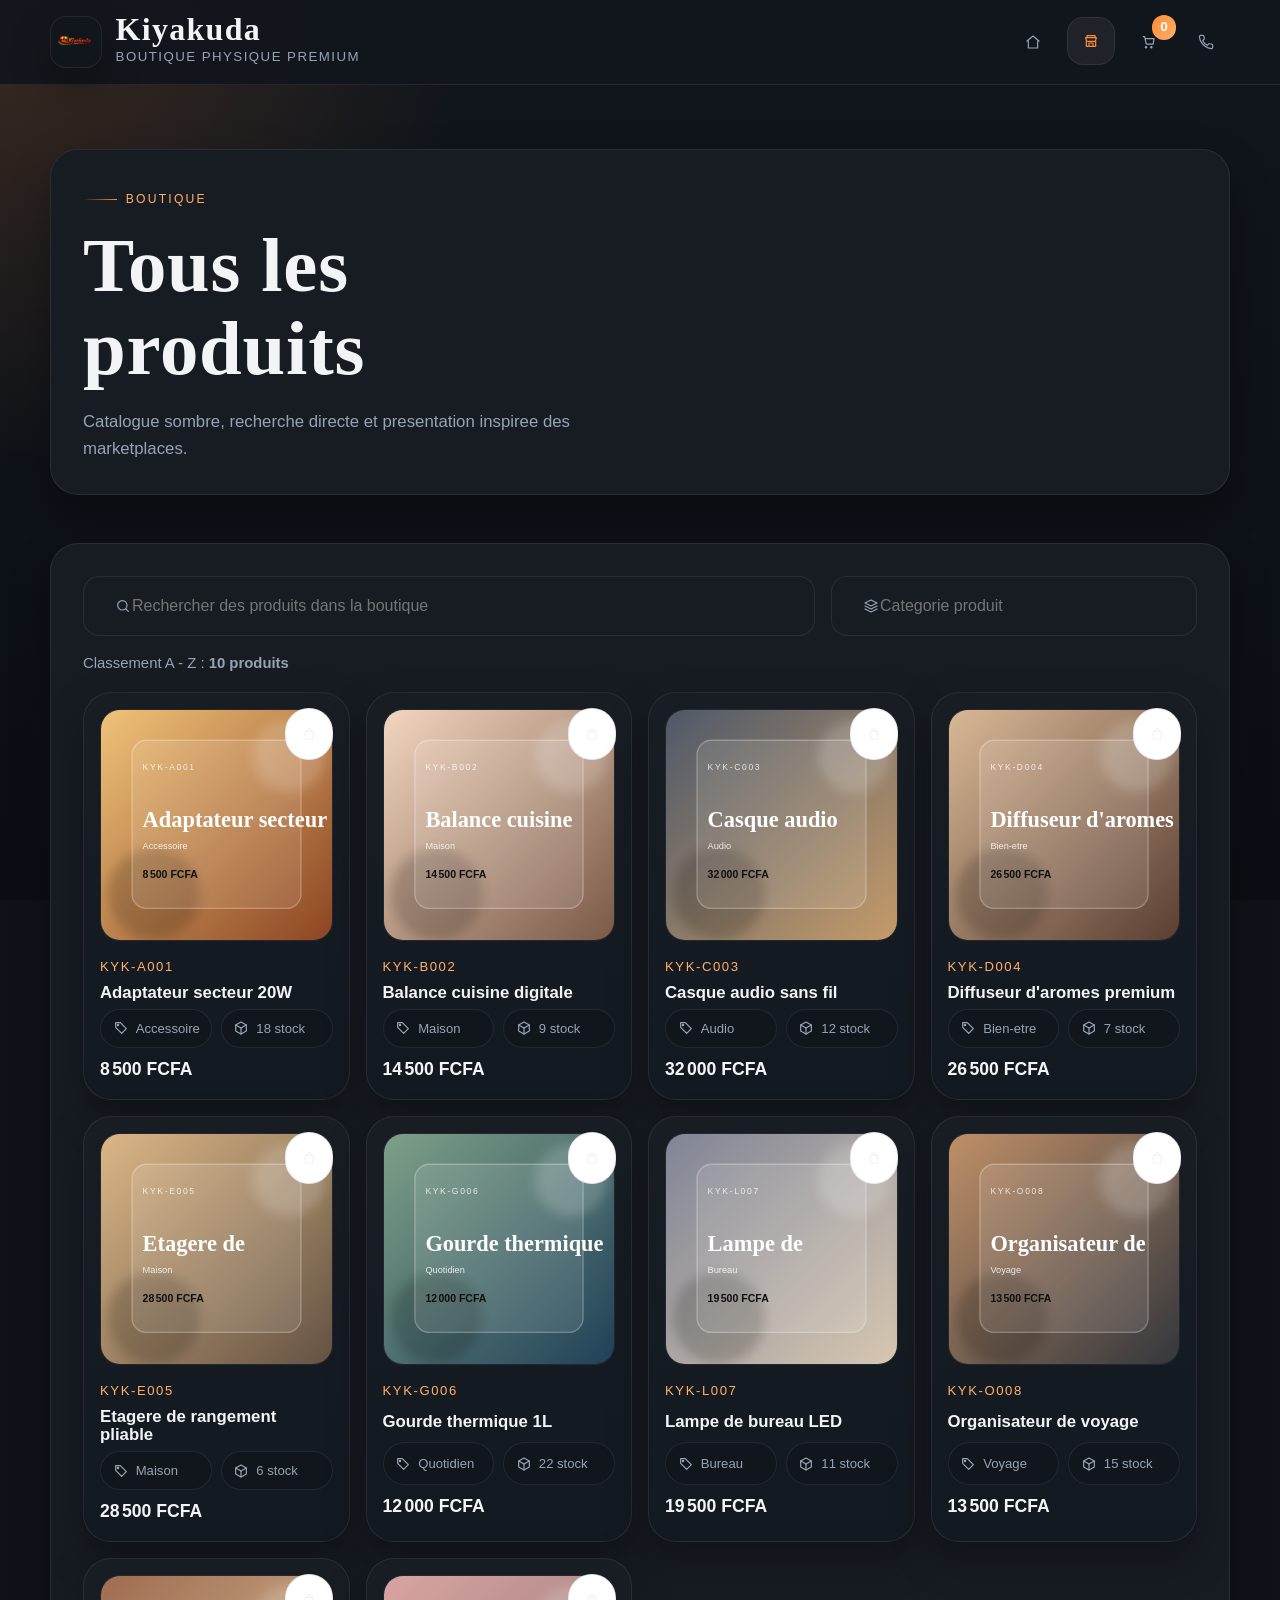
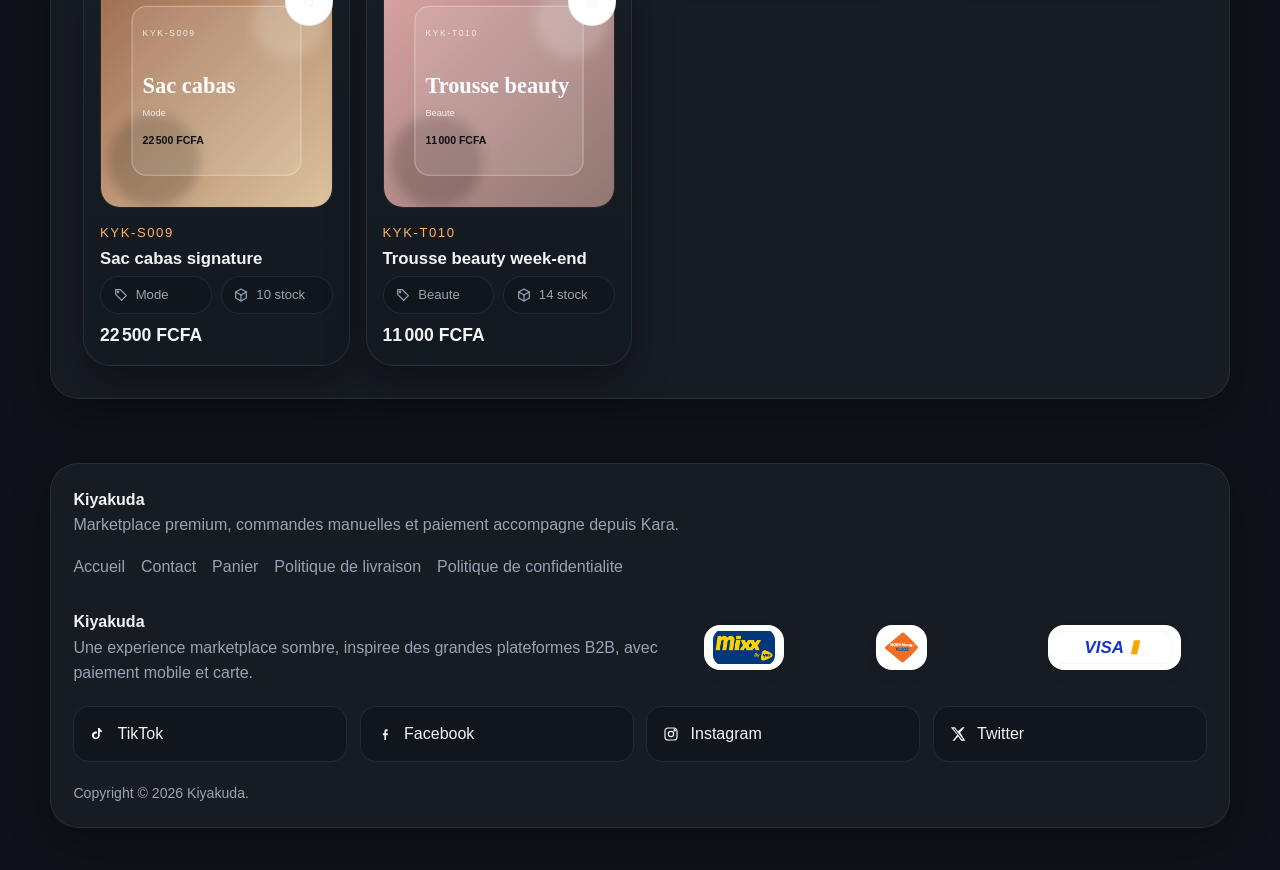
<file: boutique.html>
<!DOCTYPE html>
<html lang="fr">
<head>
    <meta charset="UTF-8">
    <meta name="viewport" content="width=device-width, initial-scale=1.0">
    <meta name="description" content="Catalogue Kiyakuda classe de A a Z avec recherche produit, prix, references uniques et ajout rapide au panier.">
    <title>Kiyakuda | Boutique</title>
    <link rel="icon" href="favi.png" type="image/png">
    <link rel="stylesheet" href="style.css">
    <script src="app.js" defer></script>
</head>
<body data-page="catalog">
    <header class="site-header">
        <nav class="navbar">
            <a class="brand" href="index.html" aria-label="Kiyakuda accueil">
                <img src="kiyakuda.png" alt="Logo Kiyakuda">
                <span class="brand-copy">
                    <strong>Kiyakuda</strong>
                    <span>Boutique physique premium</span>
                </span>
            </a>
            <button class="menu-toggle" type="button" data-menu-toggle aria-expanded="false" aria-controls="site-nav">Menu</button>
            <div class="nav-links" id="site-nav" data-nav-links>
                <a href="index.html">Accueil</a>
                <a href="boutique.html">Boutique</a>
                <a href="panier.html">Panier <span class="cart-pill" data-cart-count>0</span></a>
                <a href="contact.html">Contact</a>
            </div>
        </nav>
    </header>

    <main>
        <section class="page-hero">
            <div class="site-shell section-card reveal">
                <span class="eyebrow">Boutique</span>
                <h1>Tous les produits</h1>
                <p class="lead">Catalogue sombre, recherche directe et presentation inspiree des marketplaces.</p>
            </div>
        </section>

        <section class="section-block">
            <div class="site-shell section-card reveal">
                <div class="catalog-marketbar">
                    <label class="search-field" aria-label="Rechercher un produit">
                        <span data-icon="search"></span>
                        <input type="search" placeholder="Rechercher des produits dans la boutique" data-product-search>
                    </label>
                    <label class="search-field category-field" aria-label="Choisir une categorie">
                        <span data-icon="layers"></span>
                        <input type="search" list="category-options" placeholder="Categorie produit" data-category-input>
                    </label>
                    <datalist id="category-options" data-category-options></datalist>
                </div>
                <span class="sort-note">Classement A - Z : <strong data-result-count>0 produit</strong></span>
                <div class="product-grid" data-product-grid></div>
                <div class="empty-state is-hidden" data-empty-state>
                    <span class="eyebrow">Resultat</span>
                    <h2>Il semble que cet article ne soit pas disponible.</h2>
                    <p>Essayez un autre nom de produit, une autre categorie ou une autre reference pour consulter ce qui est actuellement propose dans la boutique.</p>
                </div>
            </div>
        </section>
    </main>

    <footer class="footer">
        <div class="footer-shell">
            <div class="footer-top">
                <div>
                    <strong>Kiyakuda</strong>
                    <p class="copy-muted">Catalogue de produits physiques, fiches detaillees et ajout rapide au panier avant validation de commande.</p>
                </div>
            </div>
            <div class="footer-links">
                <a href="index.html">Accueil</a>
                <a href="contact.html">Contact</a>
                <a href="panier.html">Panier</a>
                <a href="politique-livraison.html">Politique de livraison</a>
                <a href="politique-confidentialite.html">Politique de confidentialite</a>
            </div>
        </div>
    </footer>
</body>
</html>
</file>
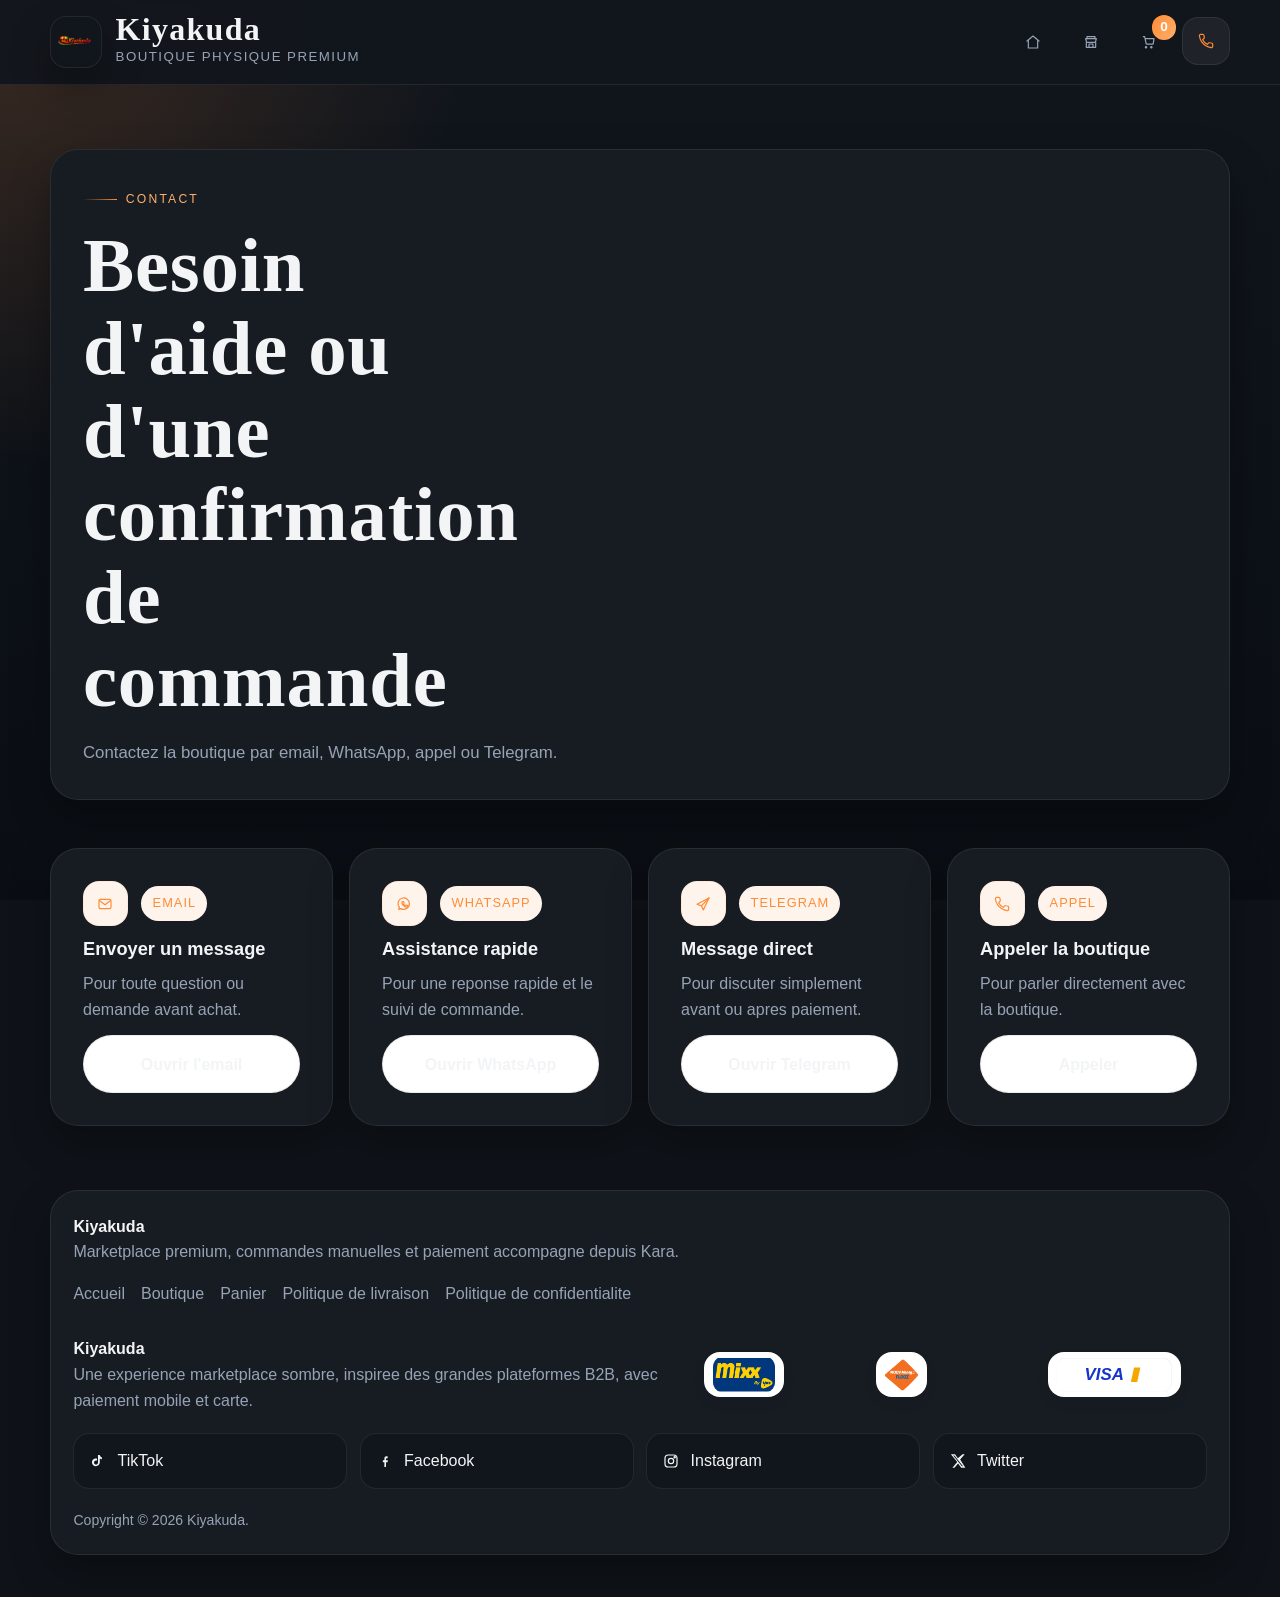
<file: contact.html>
<!DOCTYPE html>
<html lang="fr">
<head>
    <meta charset="UTF-8">
    <meta name="viewport" content="width=device-width, initial-scale=1.0">
    <meta name="description" content="Page contact Kiyakuda avec email, WhatsApp, appel telephonique et Telegram pour echanger avant ou apres commande.">
    <title>Kiyakuda | Contact</title>
    <link rel="icon" href="favi.png" type="image/png">
    <link rel="stylesheet" href="style.css">
    <script src="app.js" defer></script>
</head>
<body data-page="contact">
    <header class="site-header">
        <nav class="navbar">
            <a class="brand" href="index.html" aria-label="Kiyakuda accueil">
                <img src="kiyakuda.png" alt="Logo Kiyakuda">
                <span class="brand-copy">
                    <strong>Kiyakuda</strong>
                    <span>Boutique physique premium</span>
                </span>
            </a>
            <button class="menu-toggle" type="button" data-menu-toggle aria-expanded="false" aria-controls="site-nav">Menu</button>
            <div class="nav-links" id="site-nav" data-nav-links>
                <a href="index.html">Accueil</a>
                <a href="boutique.html">Boutique</a>
                <a href="panier.html">Panier <span class="cart-pill" data-cart-count>0</span></a>
                <a href="contact.html">Contact</a>
            </div>
        </nav>
    </header>

    <main>
        <section class="page-hero">
            <div class="site-shell section-card reveal">
                <span class="eyebrow">Contact</span>
                <h1>Besoin d'aide ou d'une confirmation de commande</h1>
                <p class="lead">Contactez la boutique par email, WhatsApp, appel ou Telegram.</p>
            </div>
        </section>

        <section class="section-block">
            <div class="site-shell contact-grid">
                <article class="contact-card reveal">
                    <div class="card-head">
                        <span class="icon-badge" data-icon="mail"></span>
                        <span class="contact-tag">Email</span>
                    </div>
                    <h3>Envoyer un message</h3>
                    <p class="copy-muted">Pour toute question ou demande avant achat.</p>
                    <a class="secondary-button" href="mailto:bahamkevinsonn@gmail.com">Ouvrir l'email</a>
                </article>
                <article class="contact-card reveal delay-1">
                    <div class="card-head">
                        <span class="icon-badge" data-icon="whatsapp"></span>
                        <span class="contact-tag">WhatsApp</span>
                    </div>
                    <h3>Assistance rapide</h3>
                    <p class="copy-muted">Pour une reponse rapide et le suivi de commande.</p>
                    <a class="secondary-button" href="https://wa.me/22879664863" target="_blank" rel="noopener">Ouvrir WhatsApp</a>
                </article>
                <article class="contact-card reveal delay-2">
                    <div class="card-head">
                        <span class="icon-badge" data-icon="telegram"></span>
                        <span class="contact-tag">Telegram</span>
                    </div>
                    <h3>Message direct</h3>
                    <p class="copy-muted">Pour discuter simplement avant ou apres paiement.</p>
                    <a class="secondary-button" href="https://t.me/BahamKevin" target="_blank" rel="noopener">Ouvrir Telegram</a>
                </article>
                <article class="contact-card reveal delay-3">
                    <div class="card-head">
                        <span class="icon-badge" data-icon="phone"></span>
                        <span class="contact-tag">Appel</span>
                    </div>
                    <h3>Appeler la boutique</h3>
                    <p class="copy-muted">Pour parler directement avec la boutique.</p>
                    <a class="secondary-button" href="tel:+22879664863">Appeler</a>
                </article>
            </div>
        </section>
    </main>

    <footer class="footer">
        <div class="footer-shell">
            <div class="footer-top">
                <div>
                    <strong>Kiyakuda</strong>
                    <p class="copy-muted">Un point de contact complet pour le conseil produit, le suivi de commande et la confirmation des paiements.</p>
                </div>
            </div>
            <div class="footer-links">
                <a href="index.html">Accueil</a>
                <a href="boutique.html">Boutique</a>
                <a href="panier.html">Panier</a>
                <a href="politique-livraison.html">Politique de livraison</a>
                <a href="politique-confidentialite.html">Politique de confidentialite</a>
            </div>
        </div>
    </footer>
</body>
</html>
</file>
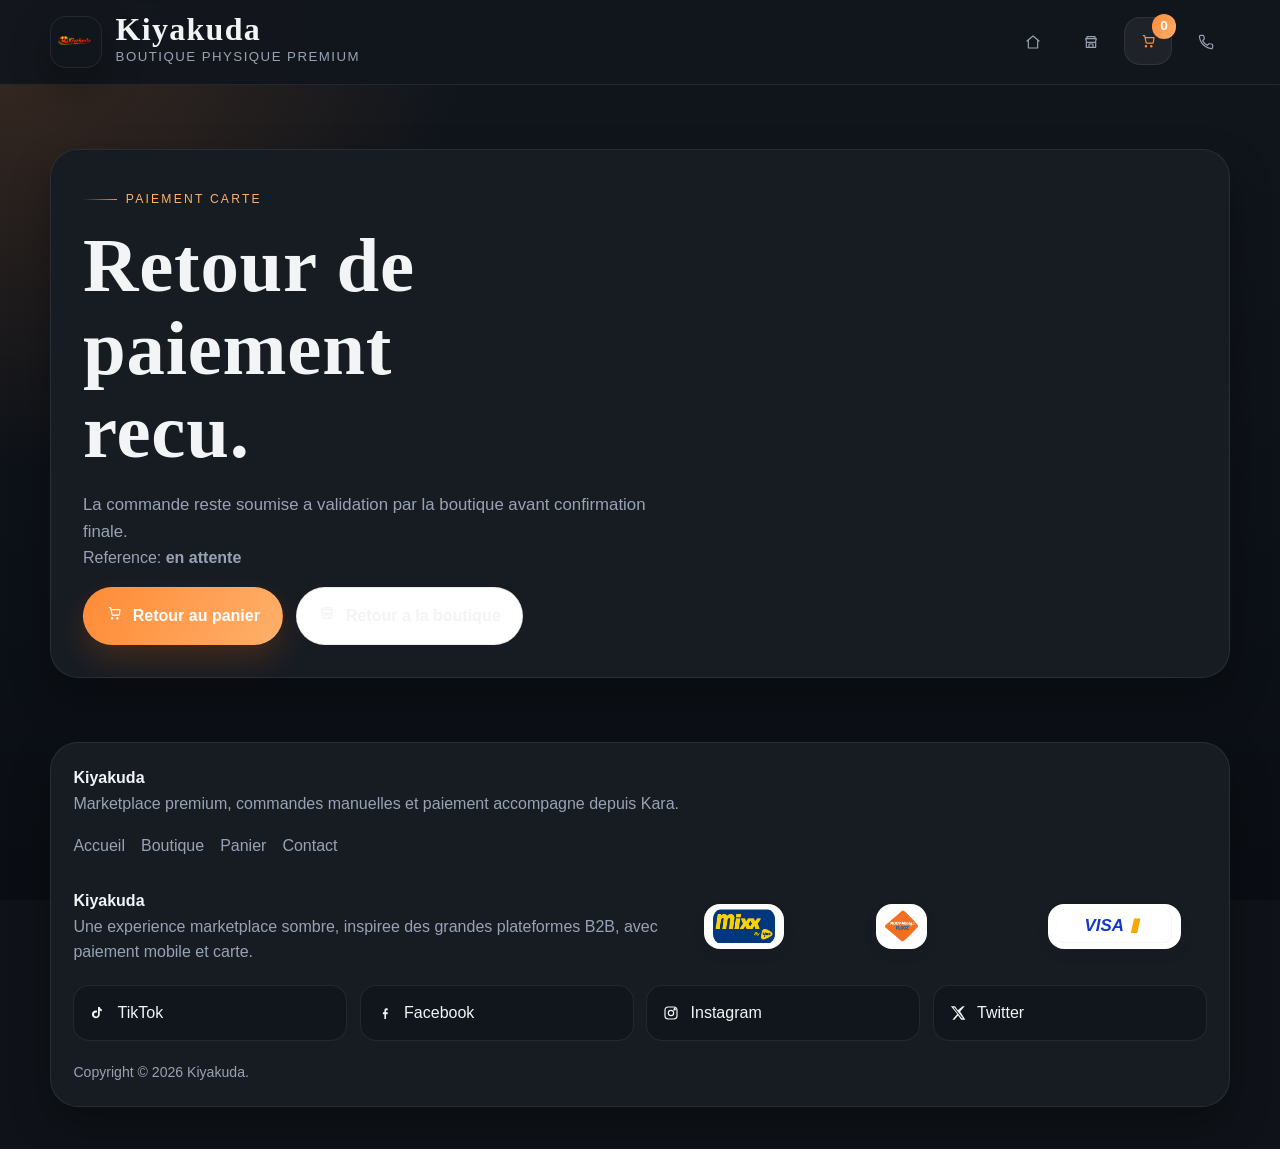
<file: paiement-carte-retour.html>
<!DOCTYPE html>
<html lang="fr">
<head>
    <meta charset="UTF-8">
    <meta name="viewport" content="width=device-width, initial-scale=1.0">
    <meta name="description" content="Retour de paiement carte pour une commande Kiyakuda.">
    <title>Kiyakuda | Retour paiement carte</title>
    <link rel="icon" href="favi.png" type="image/png">
    <link rel="stylesheet" href="style.css">
    <script src="app.js" defer></script>
</head>
<body data-page="payment-return">
    <header class="site-header">
        <nav class="navbar">
            <a class="brand" href="index.html" aria-label="Kiyakuda accueil">
                <img src="kiyakuda.png" alt="Logo Kiyakuda">
                <span class="brand-copy">
                    <strong>Kiyakuda</strong>
                    <span>Boutique physique premium</span>
                </span>
            </a>
            <button class="menu-toggle" type="button" data-menu-toggle aria-expanded="false" aria-controls="site-nav">Menu</button>
            <div class="nav-links" id="site-nav" data-nav-links>
                <a href="index.html">Accueil</a>
                <a href="boutique.html">Boutique</a>
                <a href="panier.html">Panier <span class="cart-pill" data-cart-count>0</span></a>
                <a href="contact.html">Contact</a>
            </div>
        </nav>
    </header>

    <main>
        <section class="page-hero">
            <div class="site-shell section-card reveal is-visible">
                <span class="eyebrow">Paiement carte</span>
                <h1 data-payment-return-title>Le retour de paiement a ete recu.</h1>
                <p class="lead" data-payment-return-copy>La commande reste soumise a validation par la boutique avant confirmation finale envoyee par email.</p>
                <p class="small-note">Reference: <strong data-payment-return-reference>en attente</strong></p>
                <div class="action-row" style="margin-top:1rem;">
                    <a class="primary-button" href="panier.html"><span data-icon="cart"></span>Retour au panier</a>
                    <a class="secondary-button" href="boutique.html"><span data-icon="shop"></span>Retour a la boutique</a>
                </div>
            </div>
        </section>
    </main>

    <footer class="footer">
        <div class="footer-shell">
            <div class="footer-top">
                <div>
                    <strong>Kiyakuda</strong>
                    <p class="copy-muted">Retour de paiement carte.</p>
                </div>
            </div>
            <div class="footer-links">
                <a href="index.html">Accueil</a>
                <a href="boutique.html">Boutique</a>
                <a href="panier.html">Panier</a>
                <a href="contact.html">Contact</a>
            </div>
        </div>
    </footer>
</body>
</html>
</file>
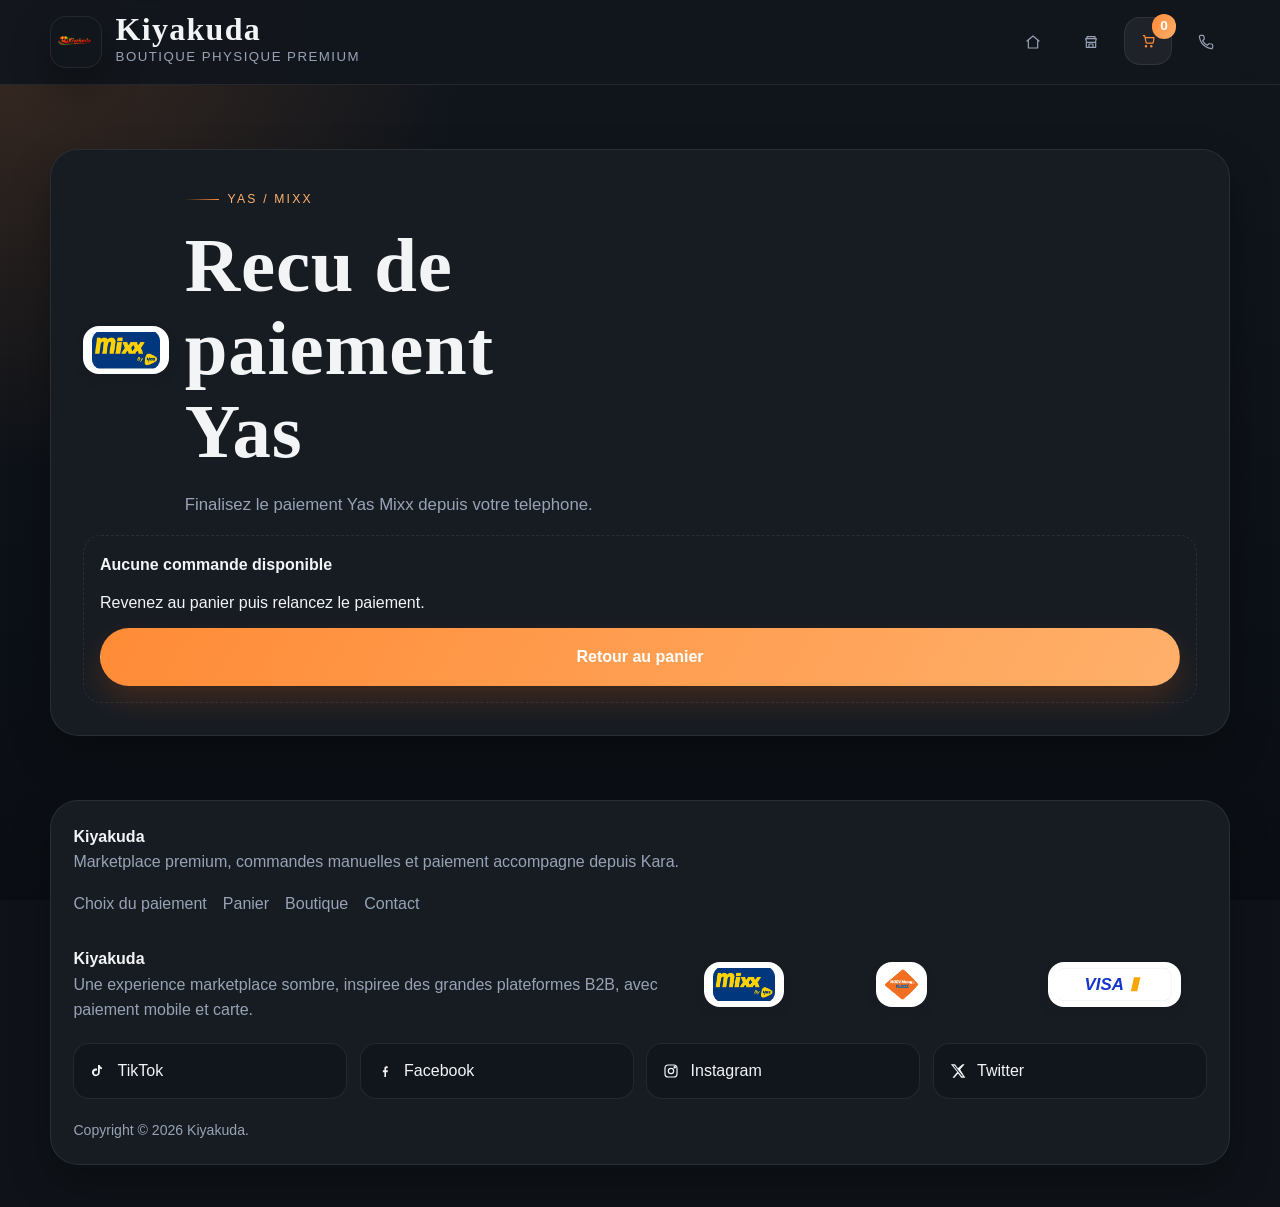
<file: paiement-mixx.html>
<!DOCTYPE html>
<html lang="fr">
<head>
    <meta charset="UTF-8">
    <meta name="viewport" content="width=device-width, initial-scale=1.0">
    <meta name="description" content="Recu de paiement Mixx pour une commande Kiyakuda.">
    <title>Kiyakuda | Paiement Mixx</title>
    <link rel="icon" href="favi.png" type="image/png">
    <link rel="stylesheet" href="style.css">
    <script src="app.js" defer></script>
</head>
<body data-page="payment" data-payment="mixx">
    <header class="site-header">
        <nav class="navbar">
            <a class="brand" href="index.html" aria-label="Kiyakuda accueil">
                <img src="kiyakuda.png" alt="Logo Kiyakuda">
                <span class="brand-copy">
                    <strong>Kiyakuda</strong>
                    <span>Boutique physique premium</span>
                </span>
            </a>
            <button class="menu-toggle" type="button" data-menu-toggle aria-expanded="false" aria-controls="site-nav">Menu</button>
            <div class="nav-links" id="site-nav" data-nav-links>
                <a href="index.html">Accueil</a>
                <a href="boutique.html">Boutique</a>
                <a href="panier.html">Panier <span class="cart-pill" data-cart-count>0</span></a>
                <a href="contact.html">Contact</a>
            </div>
        </nav>
    </header>

    <main>
        <section class="page-hero">
            <div class="site-shell payment-shell reveal is-visible">
                <div class="receipt-head">
                    <img class="brand-logo-image brand-logo-image--choice" data-payment-logo src="logo-yas-official.jpeg" alt="Yas">
                    <div>
                        <span class="eyebrow" data-payment-label>Yas / Mixx</span>
                        <h1 data-payment-title>Recu de paiement Yas</h1>
                        <p class="lead" data-payment-helper>Finalisez le paiement Yas Mixx depuis votre telephone.</p>
                    </div>
                </div>

                <div class="no-order is-hidden" data-no-order>
                    <strong>Aucune commande disponible</strong>
                    <p>Revenez au panier puis relancez le paiement.</p>
                    <a class="primary-button" href="panier.html">Retour au panier</a>
                </div>

                <div class="receipt-paper" data-payment-panel>
                    <div class="summary-row">
                        <span>Reference</span>
                        <strong data-payment-reference>en attente</strong>
                    </div>
                    <div class="summary-row">
                        <span>Montant</span>
                        <strong data-payment-amount>0 FCFA</strong>
                    </div>
                    <div class="summary-row">
                        <span>Livraison</span>
                        <strong data-payment-region>Region selectionnee</strong>
                    </div>
                    <div class="summary-row" data-payment-merchant-row>
                        <span>Numero paiement</span>
                        <strong data-payment-merchant>+228 93 32 63 88</strong>
                    </div>
                    <div class="field" data-payment-mobile-link-wrap>
                        <label for="mixx-mobile-link">Lien mobile</label>
                        <input id="mixx-mobile-link" class="readonly-field" type="text" readonly data-payment-mobile-link>
                    </div>
                    <div class="action-row">
                        <a class="primary-button" data-payment-action href="#"><span data-icon="phone"></span>Finaliser</a>
                        <button class="secondary-button is-hidden" type="button" data-payment-secondary-action></button>
                    </div>
                    <p class="small-note" data-payment-note></p>
                </div>
            </div>
        </section>
    </main>

    <footer class="footer">
        <div class="footer-shell">
            <div class="footer-top">
                <div>
                    <strong>Kiyakuda</strong>
                    <p class="copy-muted">Recu de paiement simple pour finaliser la commande.</p>
                </div>
            </div>
            <div class="footer-links">
                <a href="paiement.html">Choix du paiement</a>
                <a href="panier.html">Panier</a>
                <a href="boutique.html">Boutique</a>
                <a href="contact.html">Contact</a>
            </div>
        </div>
    </footer>
</body>
</html>
</file>
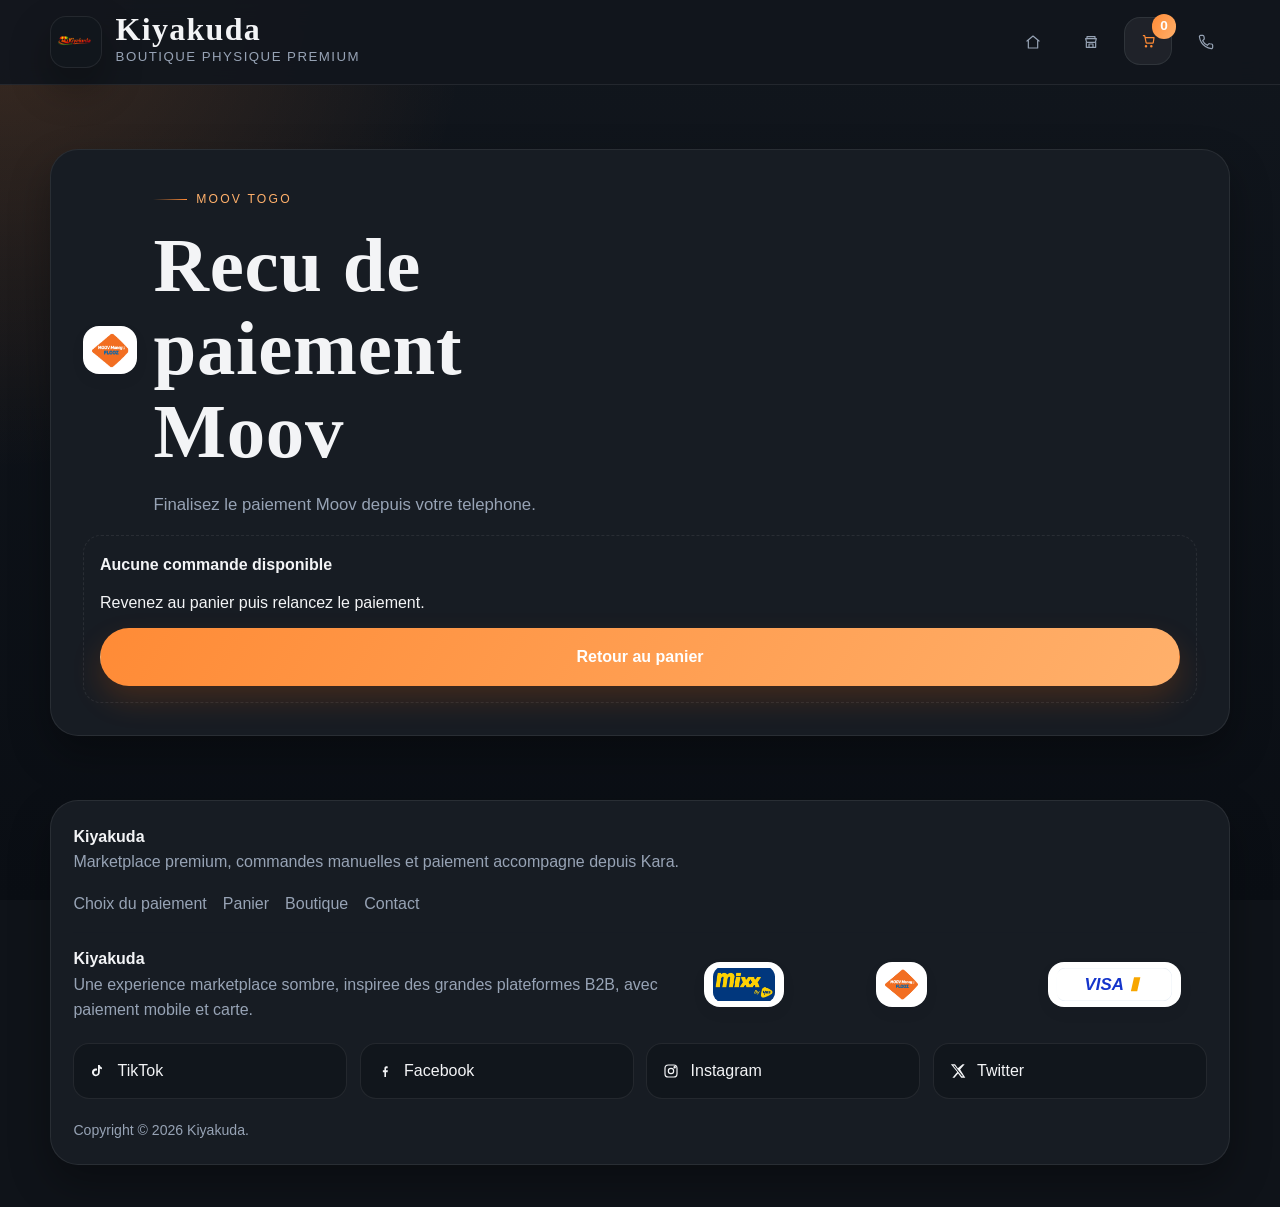
<file: paiement-moov.html>
<!DOCTYPE html>
<html lang="fr">
<head>
    <meta charset="UTF-8">
    <meta name="viewport" content="width=device-width, initial-scale=1.0">
    <meta name="description" content="Recu de paiement Moov pour une commande Kiyakuda.">
    <title>Kiyakuda | Paiement Moov</title>
    <link rel="icon" href="favi.png" type="image/png">
    <link rel="stylesheet" href="style.css">
    <script src="app.js" defer></script>
</head>
<body data-page="payment" data-payment="moov">
    <header class="site-header">
        <nav class="navbar">
            <a class="brand" href="index.html" aria-label="Kiyakuda accueil">
                <img src="kiyakuda.png" alt="Logo Kiyakuda">
                <span class="brand-copy">
                    <strong>Kiyakuda</strong>
                    <span>Boutique physique premium</span>
                </span>
            </a>
            <button class="menu-toggle" type="button" data-menu-toggle aria-expanded="false" aria-controls="site-nav">Menu</button>
            <div class="nav-links" id="site-nav" data-nav-links>
                <a href="index.html">Accueil</a>
                <a href="boutique.html">Boutique</a>
                <a href="panier.html">Panier <span class="cart-pill" data-cart-count>0</span></a>
                <a href="contact.html">Contact</a>
            </div>
        </nav>
    </header>

    <main>
        <section class="page-hero">
            <div class="site-shell payment-shell reveal is-visible">
                <div class="receipt-head">
                    <img class="brand-logo-image brand-logo-image--choice" data-payment-logo src="logo-moov-official.png" alt="Moov Togo">
                    <div>
                        <span class="eyebrow" data-payment-label>Moov Togo</span>
                        <h1 data-payment-title>Recu de paiement Moov</h1>
                        <p class="lead" data-payment-helper>Finalisez le paiement Moov depuis votre telephone.</p>
                    </div>
                </div>

                <div class="no-order is-hidden" data-no-order>
                    <strong>Aucune commande disponible</strong>
                    <p>Revenez au panier puis relancez le paiement.</p>
                    <a class="primary-button" href="panier.html">Retour au panier</a>
                </div>

                <div class="receipt-paper" data-payment-panel>
                    <div class="summary-row">
                        <span>Reference</span>
                        <strong data-payment-reference>en attente</strong>
                    </div>
                    <div class="summary-row">
                        <span>Montant</span>
                        <strong data-payment-amount>0 FCFA</strong>
                    </div>
                    <div class="summary-row">
                        <span>Livraison</span>
                        <strong data-payment-region>Region selectionnee</strong>
                    </div>
                    <div class="summary-row" data-payment-merchant-row>
                        <span>Numero paiement</span>
                        <strong data-payment-merchant>+228 79 66 48 63</strong>
                    </div>
                    <div class="field" data-payment-mobile-link-wrap>
                        <label for="moov-mobile-link">Lien mobile</label>
                        <input id="moov-mobile-link" class="readonly-field" type="text" readonly data-payment-mobile-link>
                    </div>
                    <div class="action-row">
                        <a class="primary-button" data-payment-action href="#"><span data-icon="phone"></span>Finaliser</a>
                        <button class="secondary-button is-hidden" type="button" data-payment-secondary-action></button>
                    </div>
                    <p class="small-note" data-payment-note></p>
                </div>
            </div>
        </section>
    </main>

    <footer class="footer">
        <div class="footer-shell">
            <div class="footer-top">
                <div>
                    <strong>Kiyakuda</strong>
                    <p class="copy-muted">Recu de paiement simple pour finaliser la commande.</p>
                </div>
            </div>
            <div class="footer-links">
                <a href="paiement.html">Choix du paiement</a>
                <a href="panier.html">Panier</a>
                <a href="boutique.html">Boutique</a>
                <a href="contact.html">Contact</a>
            </div>
        </div>
    </footer>
</body>
</html>
</file>
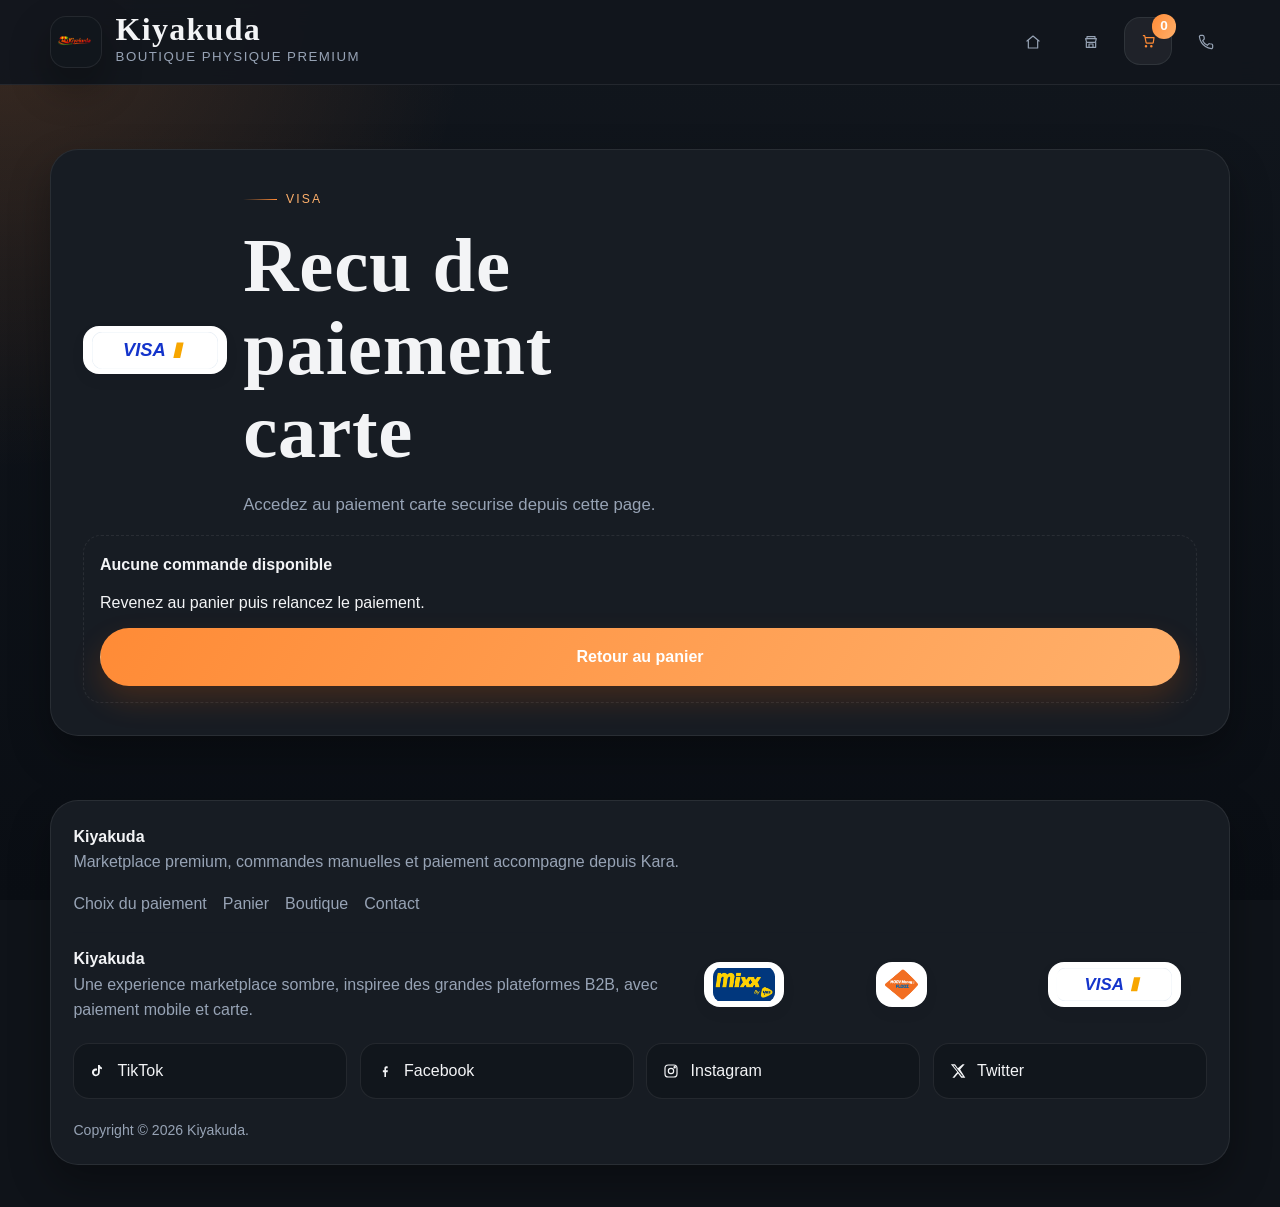
<file: paiement-visa.html>
<!DOCTYPE html>
<html lang="fr">
<head>
    <meta charset="UTF-8">
    <meta name="viewport" content="width=device-width, initial-scale=1.0">
    <meta name="description" content="Recu de paiement carte pour une commande Kiyakuda.">
    <title>Kiyakuda | Paiement Carte</title>
    <link rel="icon" href="favi.png" type="image/png">
    <link rel="stylesheet" href="style.css">
    <script src="app.js" defer></script>
</head>
<body data-page="payment" data-payment="visa">
    <header class="site-header">
        <nav class="navbar">
            <a class="brand" href="index.html" aria-label="Kiyakuda accueil">
                <img src="kiyakuda.png" alt="Logo Kiyakuda">
                <span class="brand-copy">
                    <strong>Kiyakuda</strong>
                    <span>Boutique physique premium</span>
                </span>
            </a>
            <button class="menu-toggle" type="button" data-menu-toggle aria-expanded="false" aria-controls="site-nav">Menu</button>
            <div class="nav-links" id="site-nav" data-nav-links>
                <a href="index.html">Accueil</a>
                <a href="boutique.html">Boutique</a>
                <a href="panier.html">Panier <span class="cart-pill" data-cart-count>0</span></a>
                <a href="contact.html">Contact</a>
            </div>
        </nav>
    </header>

    <main>
        <section class="page-hero">
            <div class="site-shell payment-shell reveal is-visible">
                <div class="receipt-head">
                    <img class="brand-logo-image brand-logo-image--choice" data-payment-logo src="logo-visa.svg" alt="Visa">
                    <div>
                        <span class="eyebrow" data-payment-label>Visa</span>
                        <h1 data-payment-title>Recu de paiement carte</h1>
                        <p class="lead" data-payment-helper>Accedez au paiement carte securise depuis cette page.</p>
                    </div>
                </div>

                <div class="no-order is-hidden" data-no-order>
                    <strong>Aucune commande disponible</strong>
                    <p>Revenez au panier puis relancez le paiement.</p>
                    <a class="primary-button" href="panier.html">Retour au panier</a>
                </div>

                <div class="receipt-paper" data-payment-panel>
                    <div class="summary-row">
                        <span>Reference</span>
                        <strong data-payment-reference>en attente</strong>
                    </div>
                    <div class="summary-row">
                        <span>Montant</span>
                        <strong data-payment-amount>0 FCFA</strong>
                    </div>
                    <div class="summary-row">
                        <span>Livraison</span>
                        <strong data-payment-region>Region selectionnee</strong>
                    </div>
                    <div class="summary-row is-hidden" data-payment-merchant-row>
                        <span>Numero paiement</span>
                        <strong data-payment-merchant></strong>
                    </div>
                    <div class="field is-hidden" data-payment-mobile-link-wrap>
                        <label for="visa-mobile-link">Lien mobile</label>
                        <input id="visa-mobile-link" class="readonly-field" type="text" readonly data-payment-mobile-link>
                    </div>
                    <div class="action-row">
                        <a class="primary-button" data-payment-action href="#"><span data-icon="card"></span>Payer par carte</a>
                        <button class="secondary-button is-hidden" type="button" data-payment-secondary-action></button>
                    </div>
                    <p class="small-note" data-payment-note></p>
                </div>
            </div>
        </section>
    </main>

    <footer class="footer">
        <div class="footer-shell">
            <div class="footer-top">
                <div>
                    <strong>Kiyakuda</strong>
                    <p class="copy-muted">Recu de paiement simple pour finaliser la commande.</p>
                </div>
            </div>
            <div class="footer-links">
                <a href="paiement.html">Choix du paiement</a>
                <a href="panier.html">Panier</a>
                <a href="boutique.html">Boutique</a>
                <a href="contact.html">Contact</a>
            </div>
        </div>
    </footer>
</body>
</html>
</file>
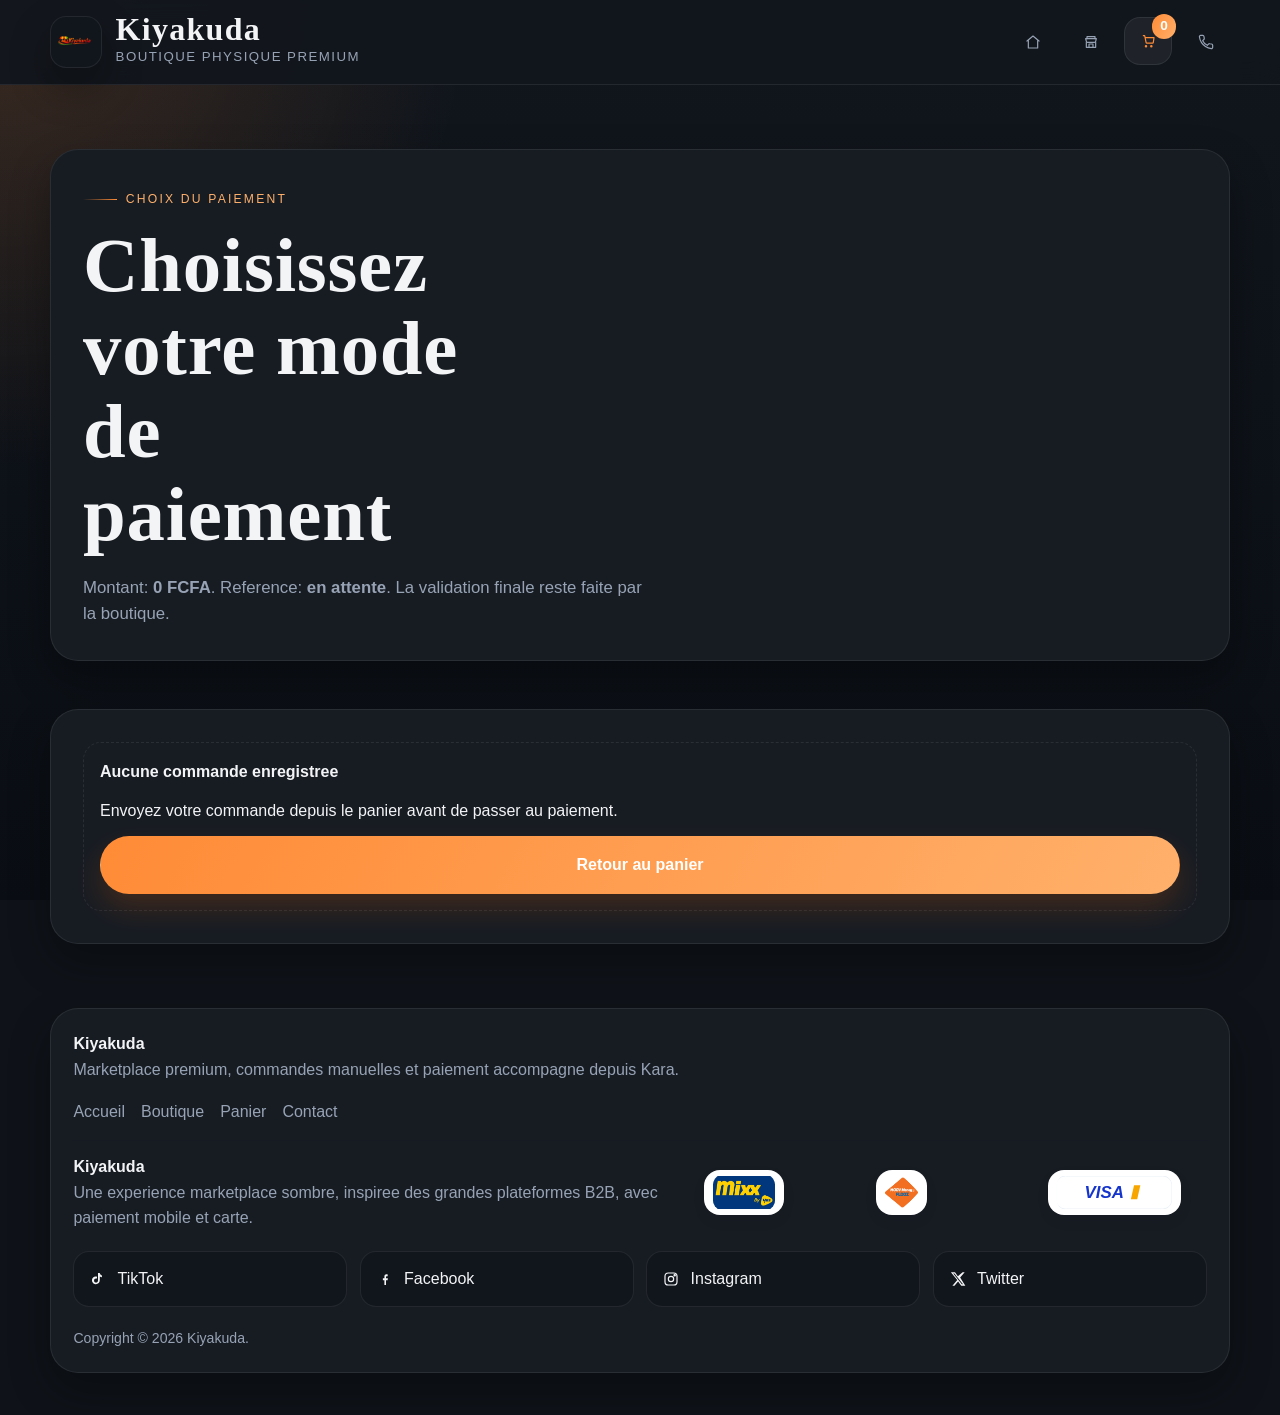
<file: paiement.html>
<!DOCTYPE html>
<html lang="fr">
<head>
    <meta charset="UTF-8">
    <meta name="viewport" content="width=device-width, initial-scale=1.0">
    <meta name="description" content="Choix du mode de paiement Kiyakuda avec Mixx Togo, Moov Togo et Visa.">
    <title>Kiyakuda | Choix du paiement</title>
    <link rel="icon" href="favi.png" type="image/png">
    <link rel="stylesheet" href="style.css">
    <script src="app.js" defer></script>
</head>
<body data-page="payment-choice">
    <header class="site-header">
        <nav class="navbar">
            <a class="brand" href="index.html" aria-label="Kiyakuda accueil">
                <img src="kiyakuda.png" alt="Logo Kiyakuda">
                <span class="brand-copy">
                    <strong>Kiyakuda</strong>
                    <span>Boutique physique premium</span>
                </span>
            </a>
            <button class="menu-toggle" type="button" data-menu-toggle aria-expanded="false" aria-controls="site-nav">Menu</button>
            <div class="nav-links" id="site-nav" data-nav-links>
                <a href="index.html">Accueil</a>
                <a href="boutique.html">Boutique</a>
                <a href="panier.html">Panier <span class="cart-pill" data-cart-count>0</span></a>
                <a href="contact.html">Contact</a>
            </div>
        </nav>
    </header>

    <main>
        <section class="page-hero">
            <div class="site-shell section-card reveal">
                <span class="eyebrow">Choix du paiement</span>
                <h1>Choisissez votre mode de paiement</h1>
                <p class="lead">Montant: <strong data-payment-choice-total>0 FCFA</strong>. Reference: <strong data-payment-choice-order>en attente</strong>. La validation finale reste faite par la boutique.</p>
            </div>
        </section>

        <section class="section-block">
            <div class="site-shell payment-shell reveal">
                <div class="no-order is-hidden" data-no-order>
                    <strong>Aucune commande enregistree</strong>
                    <p>Envoyez votre commande depuis le panier avant de passer au paiement.</p>
                    <a class="primary-button" href="panier.html">Retour au panier</a>
                </div>

                <div data-order-panel>
                    <div class="payment-grid payment-grid--choice">
                        <article class="payment-card payment-card--choice">
                            <img class="brand-logo-image brand-logo-image--choice" src="logo-yas-official.jpeg" alt="Yas">
                            <div class="summary-box">
                                <div class="summary-row">
                                    <span>Mode</span>
                                    <strong>Yas / Mixx</strong>
                                </div>
                                <div class="summary-row">
                                    <span>Montant</span>
                                    <strong data-mixx-amount>0 FCFA</strong>
                                </div>
                            </div>
                            <a class="primary-button" data-direct-mixx href="#"><span data-icon="wallet"></span>Payer avec Yas</a>
                        </article>

                        <article class="payment-card payment-card--choice">
                            <img class="brand-logo-image brand-logo-image--choice" src="logo-moov-official.png" alt="Moov Togo">
                            <div class="summary-box">
                                <div class="summary-row">
                                    <span>Mode</span>
                                    <strong>Paiement mobile</strong>
                                </div>
                                <div class="summary-row">
                                    <span>Montant</span>
                                    <strong data-moov-amount>0 FCFA</strong>
                                </div>
                            </div>
                            <a class="primary-button" data-direct-moov href="#"><span data-icon="wallet"></span>Payer avec Moov</a>
                        </article>

                        <article class="payment-card payment-card--choice">
                            <img class="brand-logo-image brand-logo-image--choice" src="logo-visa.svg" alt="Visa">
                            <div class="summary-box">
                                <div class="summary-row">
                                    <span>Montant</span>
                                    <strong data-payment-choice-total>0 FCFA</strong>
                                </div>
                                <div class="summary-row">
                                    <span>Mode</span>
                                    <strong>Carte bancaire</strong>
                                </div>
                            </div>
                            <a class="secondary-button" data-direct-visa href="#"><span data-icon="card"></span>Payer par carte</a>
                            <p class="small-note">Le paiement carte ouvre une page securisee pour finaliser le reglement.</p>
                        </article>
                    </div>
                </div>
            </div>
        </section>
    </main>

    <footer class="footer">
        <div class="footer-shell">
            <div class="footer-top">
                <div>
                    <strong>Kiyakuda</strong>
                    <p class="copy-muted">Choix du paiement pour la commande en cours.</p>
                </div>
            </div>
            <div class="footer-links">
                <a href="index.html">Accueil</a>
                <a href="boutique.html">Boutique</a>
                <a href="panier.html">Panier</a>
                <a href="contact.html">Contact</a>
            </div>
        </div>
    </footer>
</body>
</html>
</file>
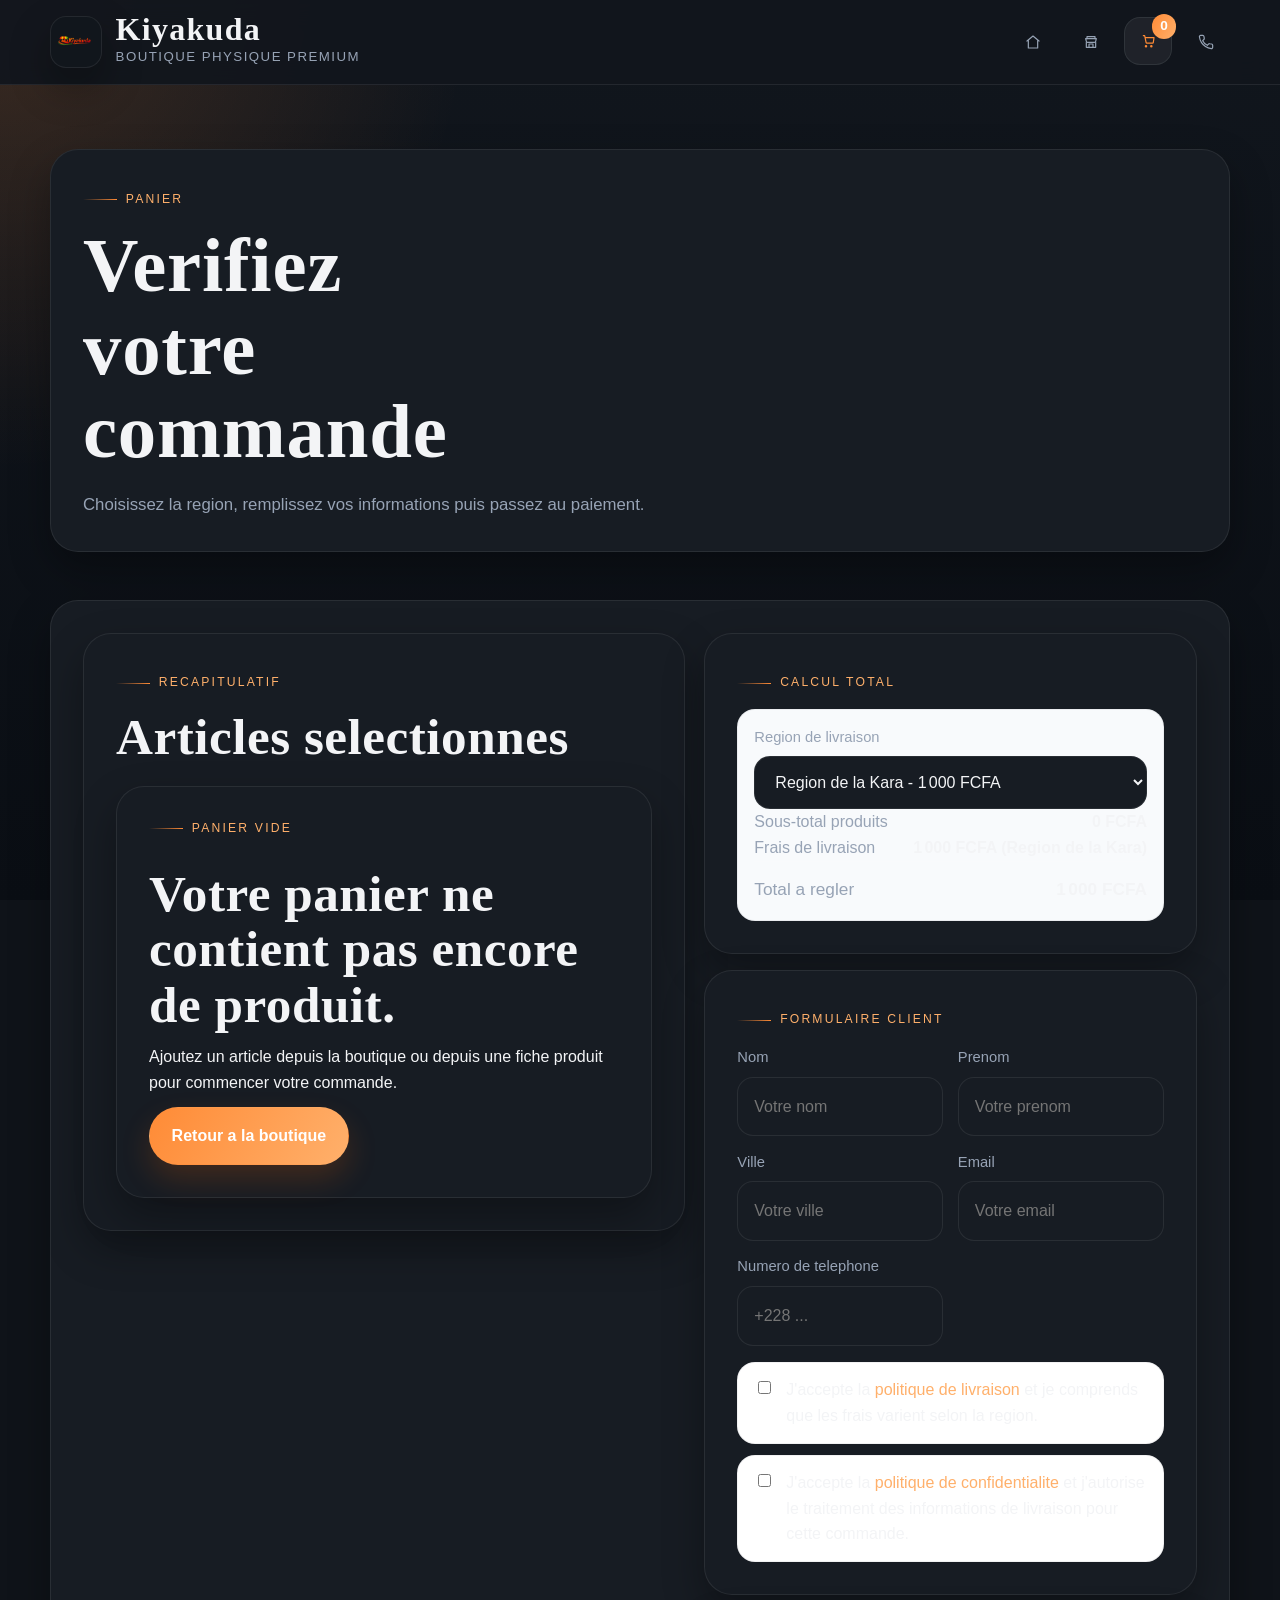
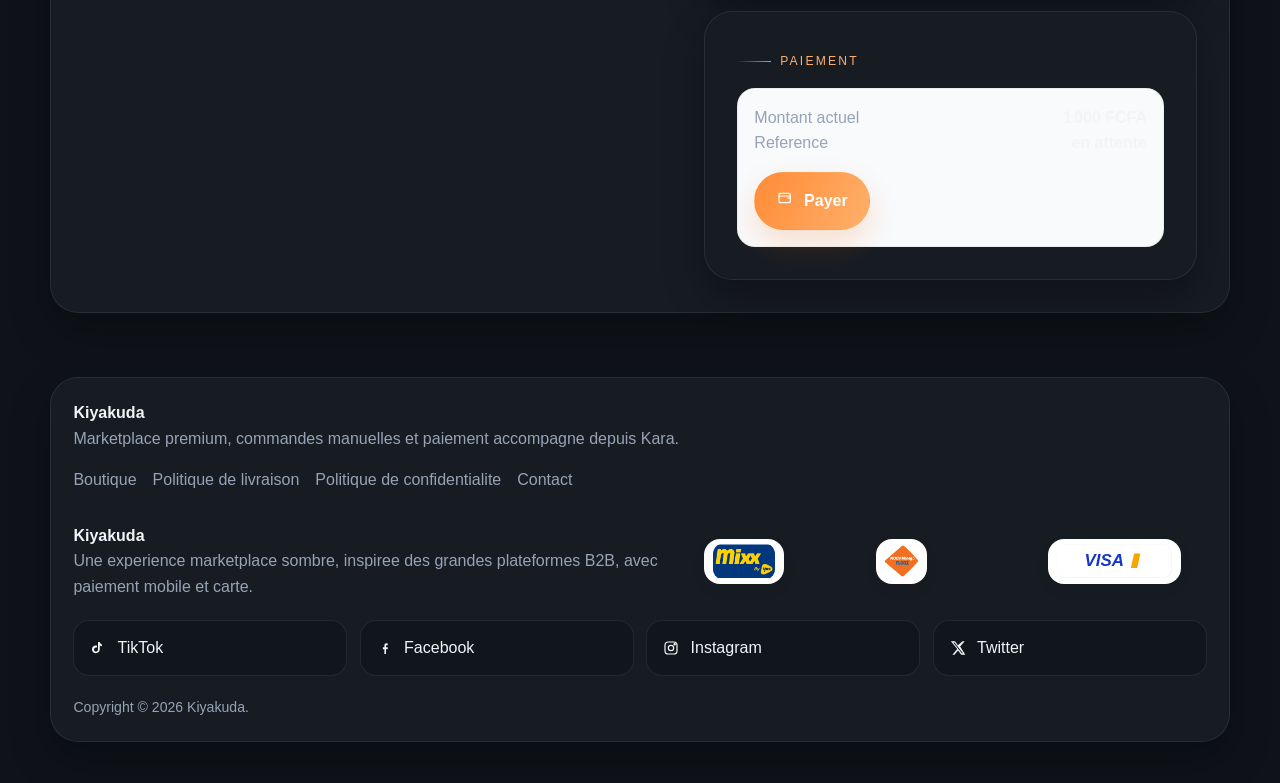
<file: panier.html>
<!DOCTYPE html>
<html lang="fr">
<head>
    <meta charset="UTF-8">
    <meta name="viewport" content="width=device-width, initial-scale=1.0">
    <meta name="description" content="Panier Kiyakuda avec recapitulatif des articles, calcul de livraison par region, formulaire de livraison et validation de commande.">
    <title>Kiyakuda | Panier</title>
    <link rel="icon" href="favi.png" type="image/png">
    <link rel="stylesheet" href="style.css">
    <script src="app.js" defer></script>
</head>
<body data-page="cart">
    <header class="site-header">
        <nav class="navbar">
            <a class="brand" href="index.html" aria-label="Kiyakuda accueil">
                <img src="kiyakuda.png" alt="Logo Kiyakuda">
                <span class="brand-copy">
                    <strong>Kiyakuda</strong>
                    <span>Boutique physique premium</span>
                </span>
            </a>
            <button class="menu-toggle" type="button" data-menu-toggle aria-expanded="false" aria-controls="site-nav">Menu</button>
            <div class="nav-links" id="site-nav" data-nav-links>
                <a href="index.html">Accueil</a>
                <a href="boutique.html">Boutique</a>
                <a href="panier.html">Panier <span class="cart-pill" data-cart-count>0</span></a>
                <a href="contact.html">Contact</a>
            </div>
        </nav>
    </header>

    <main>
        <section class="page-hero">
            <div class="site-shell section-card reveal">
                <span class="eyebrow">Panier</span>
                <h1>Verifiez votre commande</h1>
                <p class="lead">Choisissez la region, remplissez vos informations puis passez au paiement.</p>
            </div>
        </section>

        <section class="section-block">
            <div class="site-shell cart-layout reveal">
                <div class="summary-panel">
                    <div class="section-card">
                        <div class="section-heading">
                            <div>
                                <span class="eyebrow">Recapitulatif</span>
                                <h2>Articles selectionnes</h2>
                            </div>
                        </div>
                        <div class="cart-list" data-cart-list></div>
                        <div class="empty-state is-hidden" data-cart-empty>
                            <span class="eyebrow">Panier vide</span>
                            <h2>Votre panier ne contient pas encore de produit.</h2>
                            <p>Ajoutez un article depuis la boutique ou depuis une fiche produit pour commencer votre commande.</p>
                            <a class="primary-button" href="boutique.html">Retour a la boutique</a>
                        </div>
                    </div>
                </div>

                <aside class="summary-panel">
                    <div class="section-card">
                        <span class="eyebrow">Calcul total</span>
                        <div class="summary-box">
                            <div class="field">
                                <label for="shipping-region">Region de livraison</label>
                                <select id="shipping-region" data-shipping-region></select>
                            </div>
                            <div class="summary-row">
                                <span>Sous-total produits</span>
                                <strong data-subtotal>0 FCFA</strong>
                            </div>
                            <div class="summary-row">
                                <span>Frais de livraison</span>
                                <strong data-shipping-fee>0 FCFA</strong>
                            </div>
                            <div class="summary-row is-total">
                                <span>Total a regler</span>
                                <strong data-total>0 FCFA</strong>
                            </div>
                        </div>
                    </div>

                    <div class="section-card">
                        <span class="eyebrow">Formulaire client</span>
                        <form data-order-form>
                            <div class="form-grid">
                                <div class="field">
                                    <label for="last-name">Nom</label>
                                    <input id="last-name" name="last-name" type="text" placeholder="Votre nom">
                                </div>
                                <div class="field">
                                    <label for="first-name">Prenom</label>
                                    <input id="first-name" name="first-name" type="text" placeholder="Votre prenom">
                                </div>
                                <div class="field">
                                    <label for="city">Ville</label>
                                    <input id="city" name="city" type="text" placeholder="Votre ville">
                                </div>
                                <div class="field">
                                    <label for="email">Email</label>
                                    <input id="email" name="email" type="email" placeholder="Votre email">
                                </div>
                                <div class="field">
                                    <label for="phone">Numero de telephone</label>
                                    <input id="phone" name="phone" type="tel" placeholder="+228 ...">
                                </div>
                            </div>

                            <div class="checkbox-group" style="margin-top: 1rem;">
                                <label class="checkbox-row">
                                    <input type="checkbox" name="delivery-policy">
                                    <span>J'accepte la <a href="politique-livraison.html" target="_blank" rel="noopener">politique de livraison</a> et je comprends que les frais varient selon la region.</span>
                                </label>
                                <label class="checkbox-row">
                                    <input type="checkbox" name="privacy-policy">
                                    <span>J'accepte la <a href="politique-confidentialite.html" target="_blank" rel="noopener">politique de confidentialite</a> et j'autorise le traitement des informations de livraison pour cette commande.</span>
                                </label>
                            </div>

                        </form>
                    </div>

                    <div class="status-panel is-hidden" data-order-status></div>

                    <div class="section-card">
                        <span class="eyebrow">Paiement</span>
                        <div class="summary-box">
                            <div class="summary-row">
                                <span>Montant actuel</span>
                                <strong data-order-total-preview>0 FCFA</strong>
                            </div>
                            <div class="summary-row">
                                <span>Reference</span>
                                <strong data-order-ref-preview>en attente</strong>
                            </div>
                            <div class="action-row" style="margin-top: 1rem;">
                                <button class="primary-button" type="button" data-checkout-button><span data-icon="wallet"></span>Payer</button>
                            </div>
                        </div>
                    </div>
                </aside>
            </div>
        </section>
    </main>

    <footer class="footer">
        <div class="footer-shell">
            <div class="footer-top">
                <div>
                    <strong>Kiyakuda</strong>
                    <p class="copy-muted">Le panier centralise les quantites, la livraison, le formulaire client et l'acces aux pages de paiement apres validation.</p>
                </div>
            </div>
            <div class="footer-links">
                <a href="boutique.html">Boutique</a>
                <a href="politique-livraison.html">Politique de livraison</a>
                <a href="politique-confidentialite.html">Politique de confidentialite</a>
                <a href="contact.html">Contact</a>
            </div>
        </div>
    </footer>
</body>
</html>
</file>
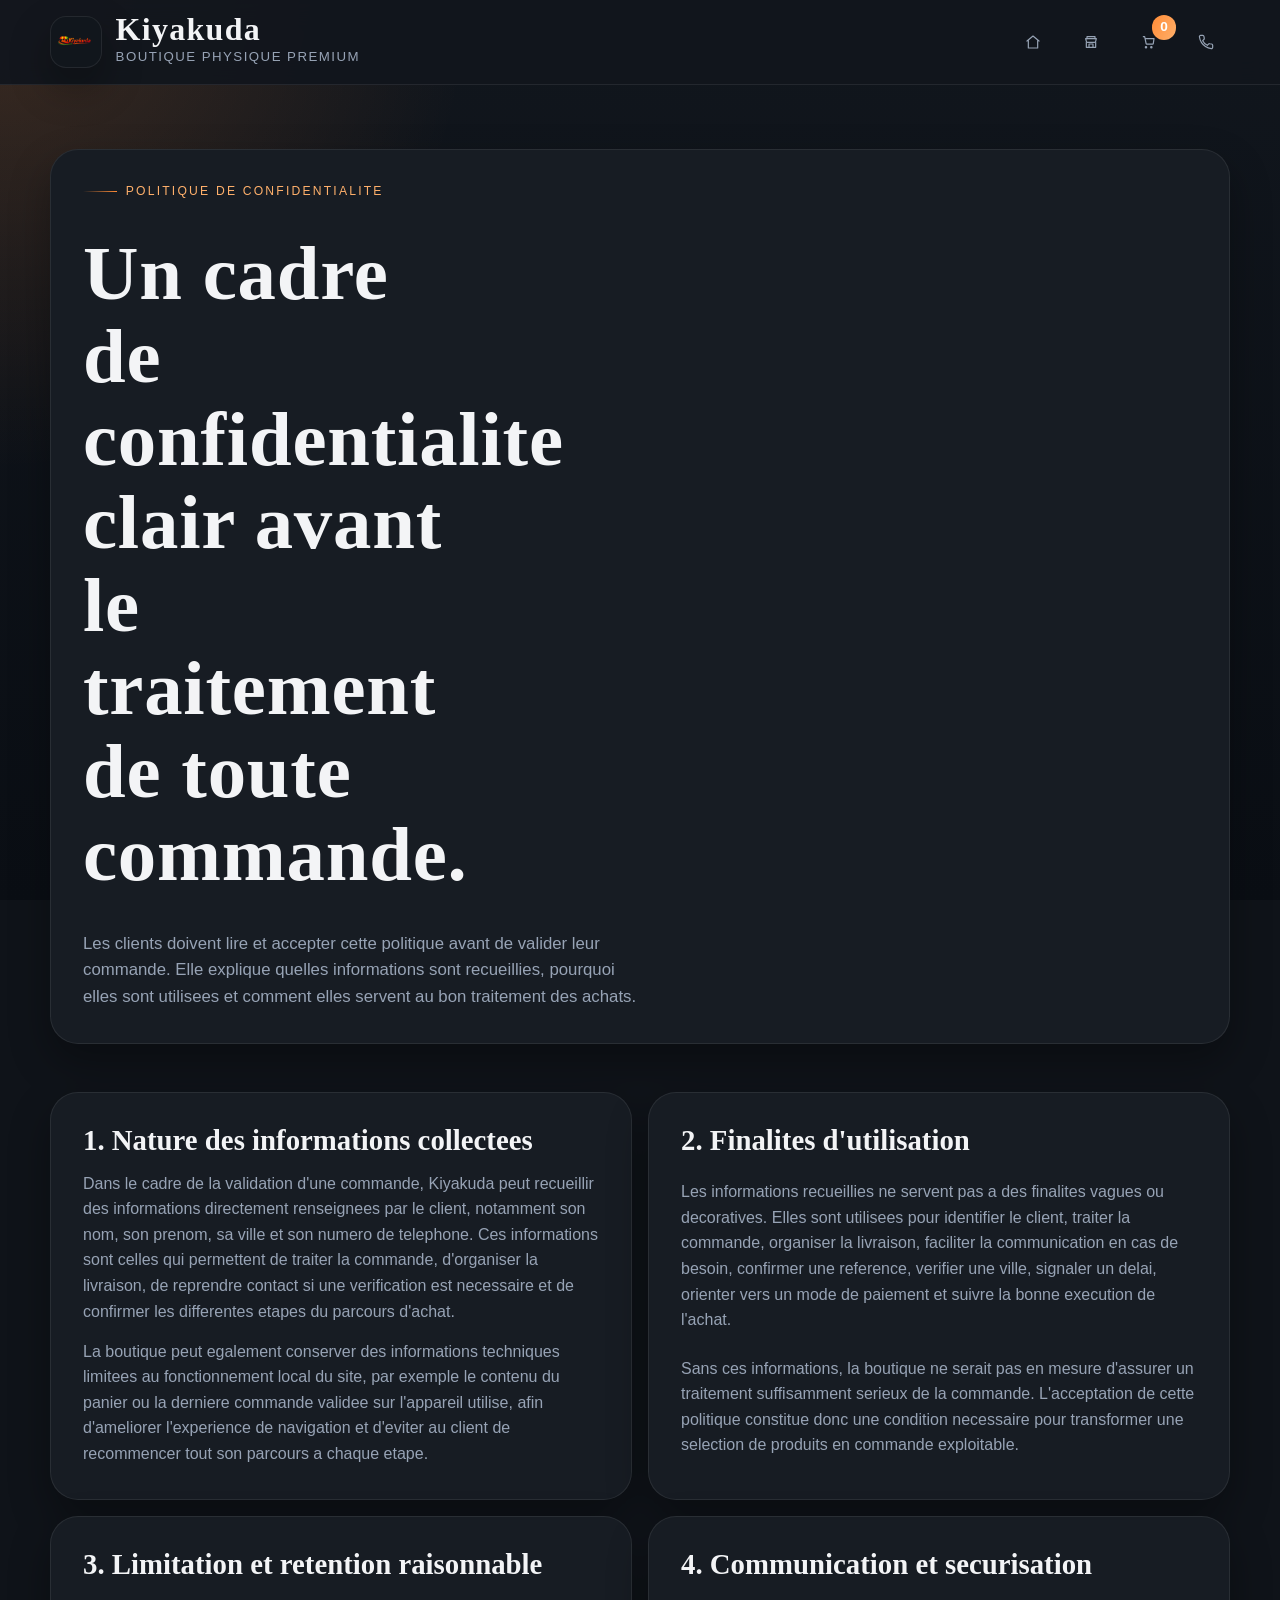
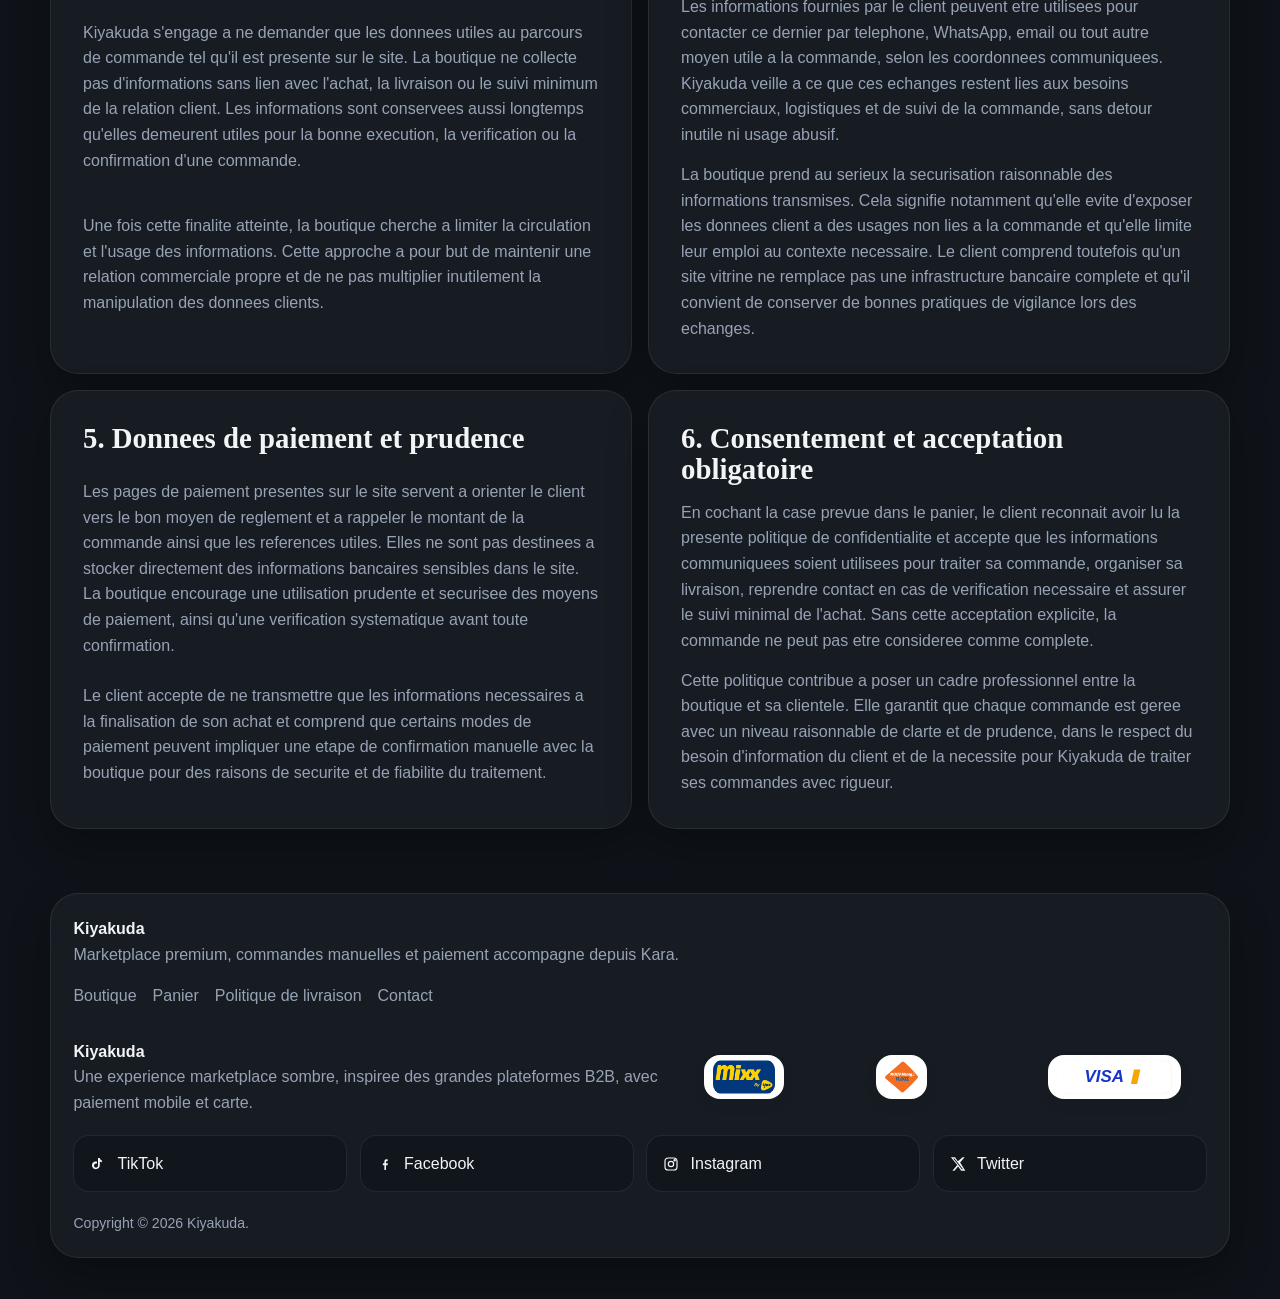
<file: politique-confidentialite.html>
<!DOCTYPE html>
<html lang="fr">
<head>
    <meta charset="UTF-8">
    <meta name="viewport" content="width=device-width, initial-scale=1.0">
    <meta name="description" content="Politique de confidentialite Kiyakuda sur les donnees clients, l'usage des informations de livraison et la securisation des commandes.">
    <title>Kiyakuda | Politique de confidentialite</title>
    <link rel="icon" href="favi.png" type="image/png">
    <link rel="stylesheet" href="style.css">
    <script src="app.js" defer></script>
</head>
<body data-page="privacy-policy">
    <header class="site-header">
        <nav class="navbar">
            <a class="brand" href="index.html" aria-label="Kiyakuda accueil">
                <img src="kiyakuda.png" alt="Logo Kiyakuda">
                <span class="brand-copy">
                    <strong>Kiyakuda</strong>
                    <span>Boutique physique premium</span>
                </span>
            </a>
            <button class="menu-toggle" type="button" data-menu-toggle aria-expanded="false" aria-controls="site-nav">Menu</button>
            <div class="nav-links" id="site-nav" data-nav-links>
                <a href="index.html">Accueil</a>
                <a href="boutique.html">Boutique</a>
                <a href="panier.html">Panier <span class="cart-pill" data-cart-count>0</span></a>
                <a href="contact.html">Contact</a>
            </div>
        </nav>
    </header>

    <main>
        <section class="page-hero">
            <div class="site-shell">
                <div class="legal-shell reveal">
                    <span class="eyebrow">Politique de confidentialite</span>
                    <h1>Un cadre de confidentialite clair avant le traitement de toute commande.</h1>
                    <p class="lead">Les clients doivent lire et accepter cette politique avant de valider leur commande. Elle explique quelles informations sont recueillies, pourquoi elles sont utilisees et comment elles servent au bon traitement des achats.</p>
                </div>
            </div>
        </section>

        <section class="section-block">
            <div class="site-shell legal-grid">
                <article class="legal-shell reveal">
                    <div class="legal-copy">
                        <h3>1. Nature des informations collectees</h3>
                        <p>Dans le cadre de la validation d'une commande, Kiyakuda peut recueillir des informations directement renseignees par le client, notamment son nom, son prenom, sa ville et son numero de telephone. Ces informations sont celles qui permettent de traiter la commande, d'organiser la livraison, de reprendre contact si une verification est necessaire et de confirmer les differentes etapes du parcours d'achat.</p>
                        <p>La boutique peut egalement conserver des informations techniques limitees au fonctionnement local du site, par exemple le contenu du panier ou la derniere commande validee sur l'appareil utilise, afin d'ameliorer l'experience de navigation et d'eviter au client de recommencer tout son parcours a chaque etape.</p>
                    </div>
                </article>
                <article class="legal-shell reveal delay-1">
                    <div class="legal-copy">
                        <h3>2. Finalites d'utilisation</h3>
                        <p>Les informations recueillies ne servent pas a des finalites vagues ou decoratives. Elles sont utilisees pour identifier le client, traiter la commande, organiser la livraison, faciliter la communication en cas de besoin, confirmer une reference, verifier une ville, signaler un delai, orienter vers un mode de paiement et suivre la bonne execution de l'achat.</p>
                        <p>Sans ces informations, la boutique ne serait pas en mesure d'assurer un traitement suffisamment serieux de la commande. L'acceptation de cette politique constitue donc une condition necessaire pour transformer une selection de produits en commande exploitable.</p>
                    </div>
                </article>
                <article class="legal-shell reveal delay-2">
                    <div class="legal-copy">
                        <h3>3. Limitation et retention raisonnable</h3>
                        <p>Kiyakuda s'engage a ne demander que les donnees utiles au parcours de commande tel qu'il est presente sur le site. La boutique ne collecte pas d'informations sans lien avec l'achat, la livraison ou le suivi minimum de la relation client. Les informations sont conservees aussi longtemps qu'elles demeurent utiles pour la bonne execution, la verification ou la confirmation d'une commande.</p>
                        <p>Une fois cette finalite atteinte, la boutique cherche a limiter la circulation et l'usage des informations. Cette approche a pour but de maintenir une relation commerciale propre et de ne pas multiplier inutilement la manipulation des donnees clients.</p>
                    </div>
                </article>
                <article class="legal-shell reveal delay-3">
                    <div class="legal-copy">
                        <h3>4. Communication et securisation</h3>
                        <p>Les informations fournies par le client peuvent etre utilisees pour contacter ce dernier par telephone, WhatsApp, email ou tout autre moyen utile a la commande, selon les coordonnees communiquees. Kiyakuda veille a ce que ces echanges restent lies aux besoins commerciaux, logistiques et de suivi de la commande, sans detour inutile ni usage abusif.</p>
                        <p>La boutique prend au serieux la securisation raisonnable des informations transmises. Cela signifie notamment qu'elle evite d'exposer les donnees client a des usages non lies a la commande et qu'elle limite leur emploi au contexte necessaire. Le client comprend toutefois qu'un site vitrine ne remplace pas une infrastructure bancaire complete et qu'il convient de conserver de bonnes pratiques de vigilance lors des echanges.</p>
                    </div>
                </article>
                <article class="legal-shell reveal delay-4">
                    <div class="legal-copy">
                        <h3>5. Donnees de paiement et prudence</h3>
                        <p>Les pages de paiement presentes sur le site servent a orienter le client vers le bon moyen de reglement et a rappeler le montant de la commande ainsi que les references utiles. Elles ne sont pas destinees a stocker directement des informations bancaires sensibles dans le site. La boutique encourage une utilisation prudente et securisee des moyens de paiement, ainsi qu'une verification systematique avant toute confirmation.</p>
                        <p>Le client accepte de ne transmettre que les informations necessaires a la finalisation de son achat et comprend que certains modes de paiement peuvent impliquer une etape de confirmation manuelle avec la boutique pour des raisons de securite et de fiabilite du traitement.</p>
                    </div>
                </article>
                <article class="legal-shell reveal delay-5">
                    <div class="legal-copy">
                        <h3>6. Consentement et acceptation obligatoire</h3>
                        <p>En cochant la case prevue dans le panier, le client reconnait avoir lu la presente politique de confidentialite et accepte que les informations communiquees soient utilisees pour traiter sa commande, organiser sa livraison, reprendre contact en cas de verification necessaire et assurer le suivi minimal de l'achat. Sans cette acceptation explicite, la commande ne peut pas etre consideree comme complete.</p>
                        <p>Cette politique contribue a poser un cadre professionnel entre la boutique et sa clientele. Elle garantit que chaque commande est geree avec un niveau raisonnable de clarte et de prudence, dans le respect du besoin d'information du client et de la necessite pour Kiyakuda de traiter ses commandes avec rigueur.</p>
                    </div>
                </article>
            </div>
        </section>
    </main>

    <footer class="footer">
        <div class="footer-shell">
            <div class="footer-top">
                <div>
                    <strong>Kiyakuda</strong>
                    <p class="copy-muted">Politique de confidentialite a accepter avant validation de commande.</p>
                </div>
            </div>
            <div class="footer-links">
                <a href="boutique.html">Boutique</a>
                <a href="panier.html">Panier</a>
                <a href="politique-livraison.html">Politique de livraison</a>
                <a href="contact.html">Contact</a>
            </div>
        </div>
    </footer>
</body>
</html>
</file>
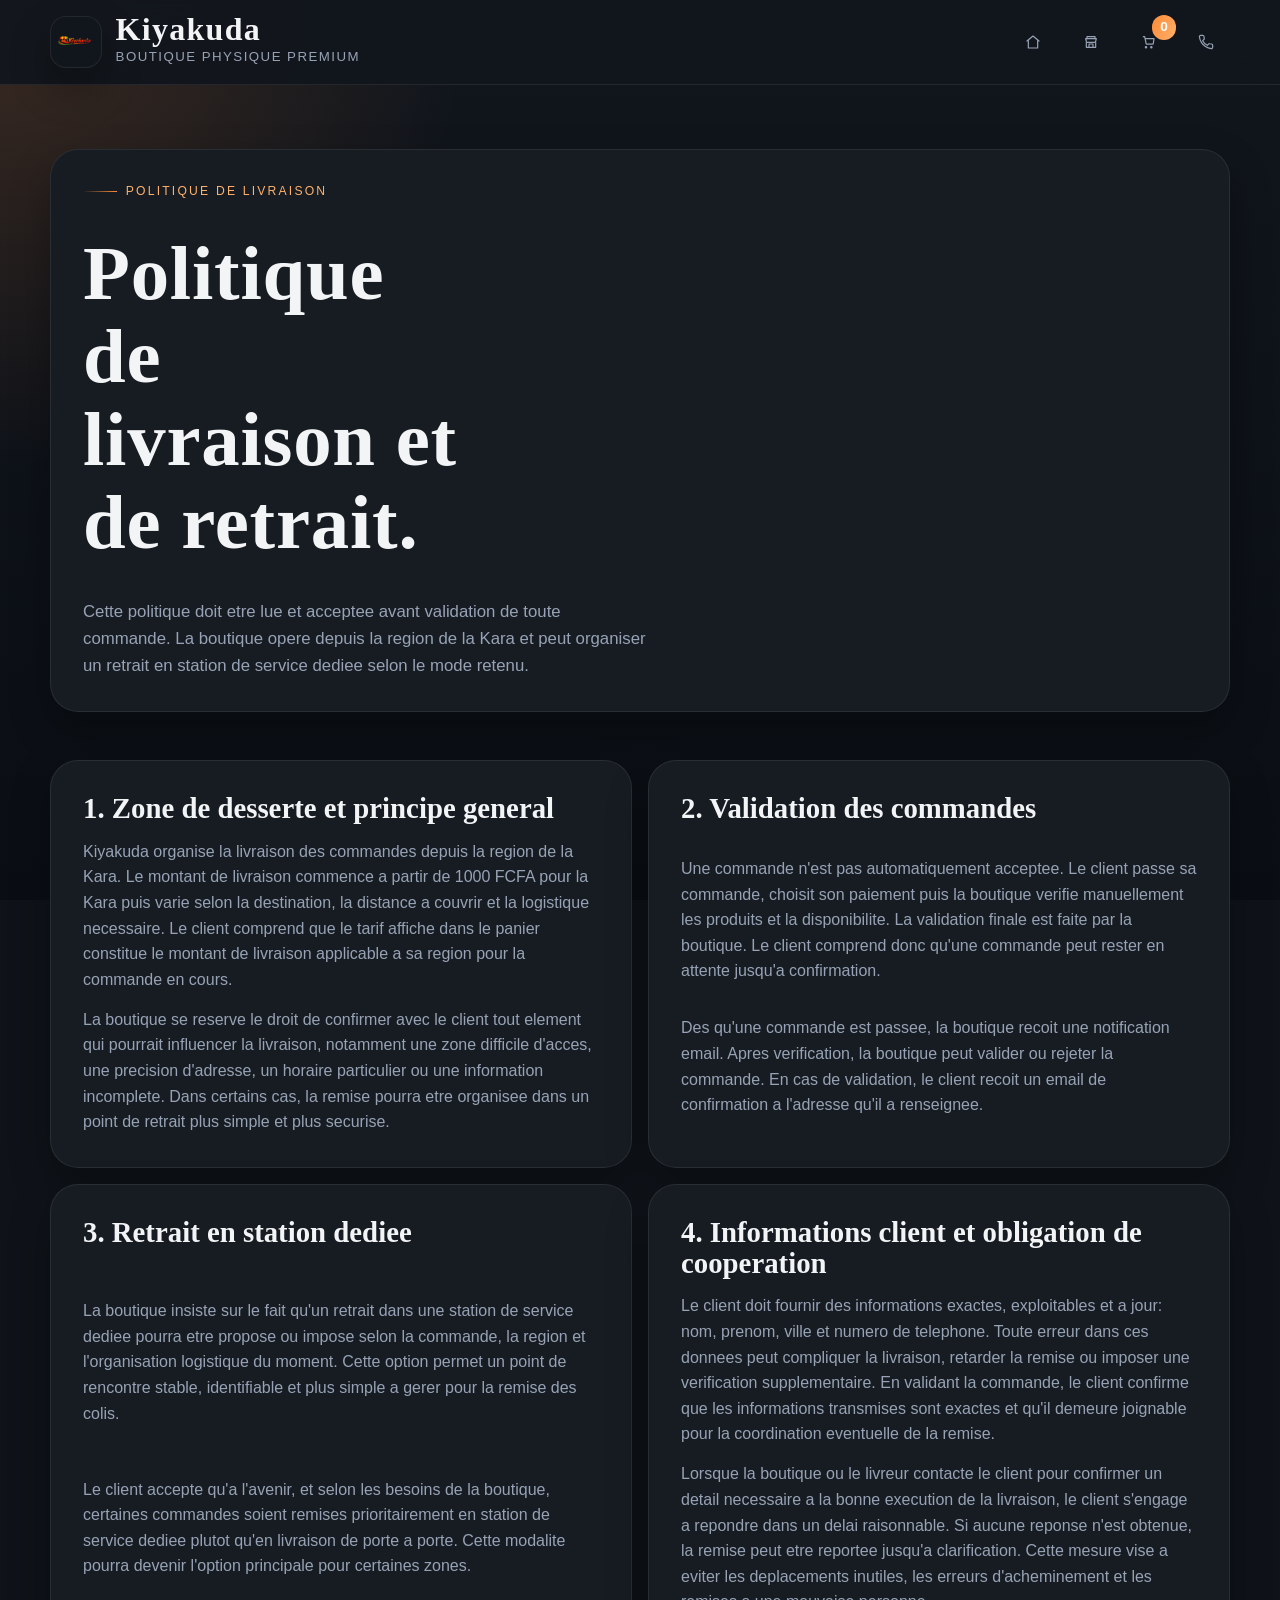
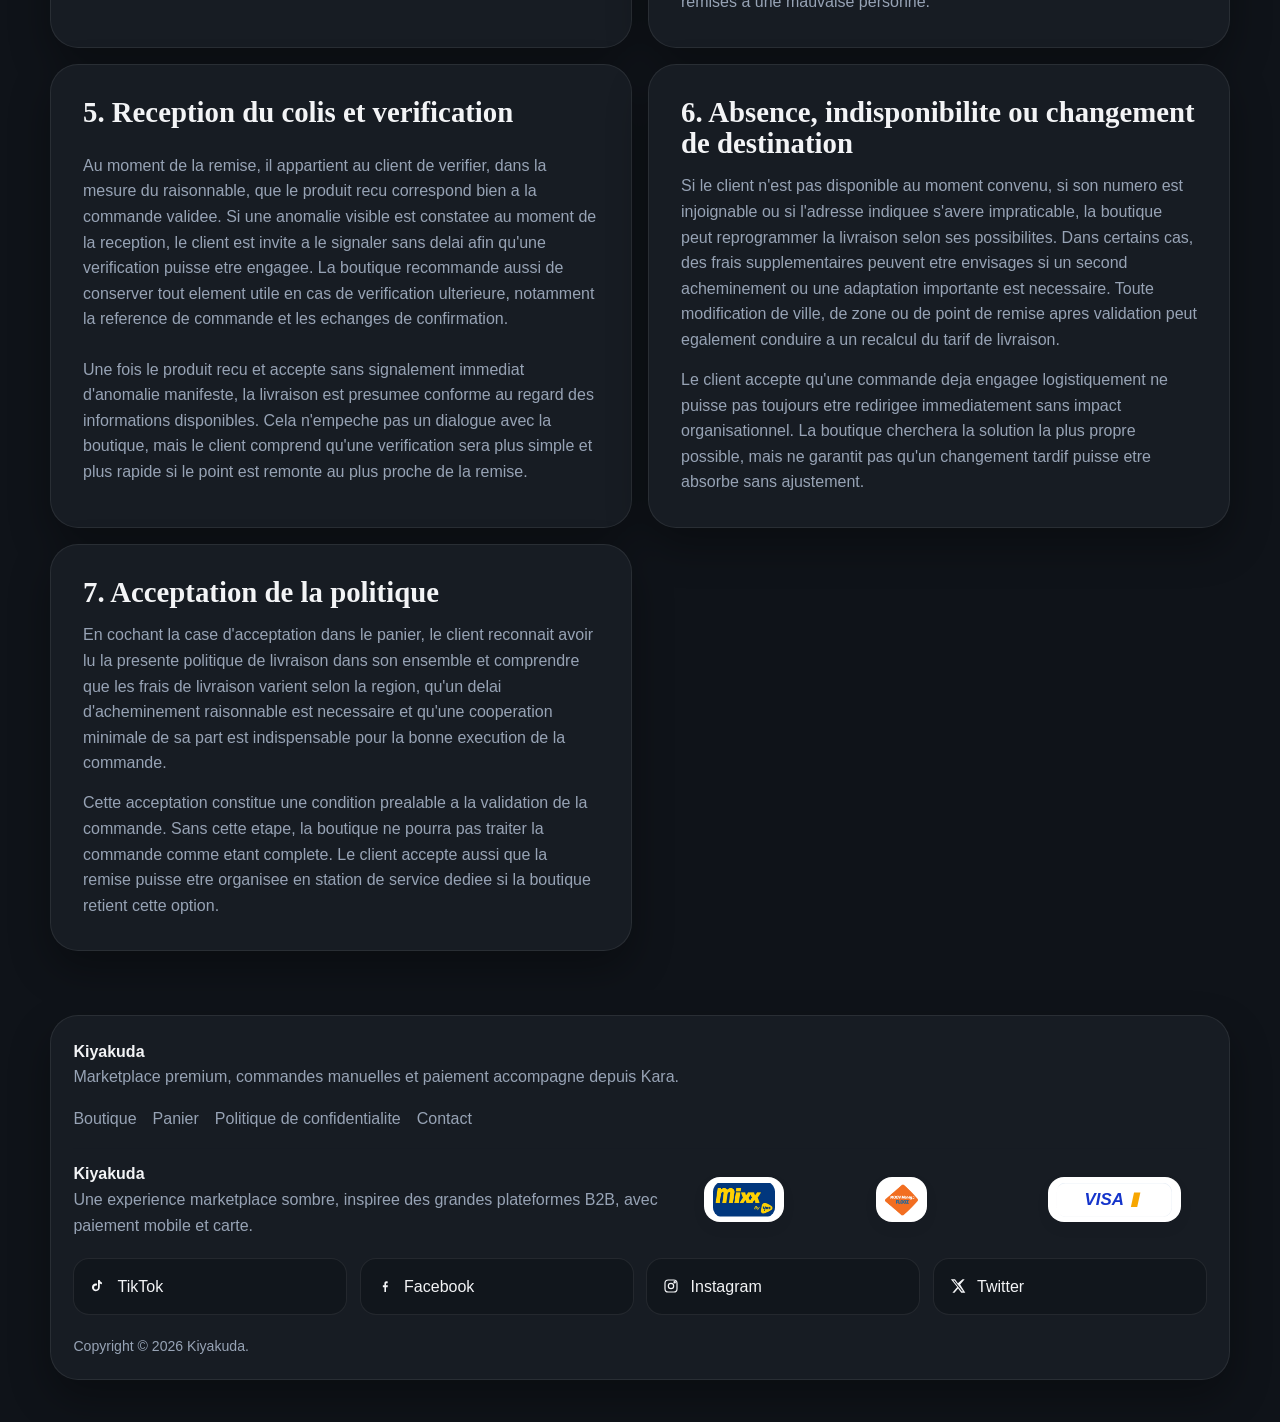
<file: politique-livraison.html>
<!DOCTYPE html>
<html lang="fr">
<head>
    <meta charset="UTF-8">
    <meta name="viewport" content="width=device-width, initial-scale=1.0">
    <meta name="description" content="Politique de livraison Kiyakuda: zones desservies, frais de livraison, delais, verification, reception et conditions de traitement.">
    <title>Kiyakuda | Politique de livraison</title>
    <link rel="icon" href="favi.png" type="image/png">
    <link rel="stylesheet" href="style.css">
    <script src="app.js" defer></script>
</head>
<body data-page="delivery-policy">
    <header class="site-header">
        <nav class="navbar">
            <a class="brand" href="index.html" aria-label="Kiyakuda accueil">
                <img src="kiyakuda.png" alt="Logo Kiyakuda">
                <span class="brand-copy">
                    <strong>Kiyakuda</strong>
                    <span>Boutique physique premium</span>
                </span>
            </a>
            <button class="menu-toggle" type="button" data-menu-toggle aria-expanded="false" aria-controls="site-nav">Menu</button>
            <div class="nav-links" id="site-nav" data-nav-links>
                <a href="index.html">Accueil</a>
                <a href="boutique.html">Boutique</a>
                <a href="panier.html">Panier <span class="cart-pill" data-cart-count>0</span></a>
                <a href="contact.html">Contact</a>
            </div>
        </nav>
    </header>

    <main>
        <section class="page-hero">
            <div class="site-shell">
                <div class="legal-shell reveal">
                    <span class="eyebrow">Politique de livraison</span>
                    <h1>Politique de livraison et de retrait.</h1>
                    <p class="lead">Cette politique doit etre lue et acceptee avant validation de toute commande. La boutique opere depuis la region de la Kara et peut organiser un retrait en station de service dediee selon le mode retenu.</p>
                </div>
            </div>
        </section>

        <section class="section-block">
            <div class="site-shell legal-grid">
                <article class="legal-shell reveal">
                    <div class="legal-copy">
                        <h3>1. Zone de desserte et principe general</h3>
                        <p>Kiyakuda organise la livraison des commandes depuis la region de la Kara. Le montant de livraison commence a partir de 1000 FCFA pour la Kara puis varie selon la destination, la distance a couvrir et la logistique necessaire. Le client comprend que le tarif affiche dans le panier constitue le montant de livraison applicable a sa region pour la commande en cours.</p>
                        <p>La boutique se reserve le droit de confirmer avec le client tout element qui pourrait influencer la livraison, notamment une zone difficile d'acces, une precision d'adresse, un horaire particulier ou une information incomplete. Dans certains cas, la remise pourra etre organisee dans un point de retrait plus simple et plus securise.</p>
                    </div>
                </article>
                <article class="legal-shell reveal delay-1">
                    <div class="legal-copy">
                        <h3>2. Validation des commandes</h3>
                        <p>Une commande n'est pas automatiquement acceptee. Le client passe sa commande, choisit son paiement puis la boutique verifie manuellement les produits et la disponibilite. La validation finale est faite par la boutique. Le client comprend donc qu'une commande peut rester en attente jusqu'a confirmation.</p>
                        <p>Des qu'une commande est passee, la boutique recoit une notification email. Apres verification, la boutique peut valider ou rejeter la commande. En cas de validation, le client recoit un email de confirmation a l'adresse qu'il a renseignee.</p>
                    </div>
                </article>
                <article class="legal-shell reveal delay-2">
                    <div class="legal-copy">
                        <h3>3. Retrait en station dediee</h3>
                        <p>La boutique insiste sur le fait qu'un retrait dans une station de service dediee pourra etre propose ou impose selon la commande, la region et l'organisation logistique du moment. Cette option permet un point de rencontre stable, identifiable et plus simple a gerer pour la remise des colis.</p>
                        <p>Le client accepte qu'a l'avenir, et selon les besoins de la boutique, certaines commandes soient remises prioritairement en station de service dediee plutot qu'en livraison de porte a porte. Cette modalite pourra devenir l'option principale pour certaines zones.</p>
                    </div>
                </article>
                <article class="legal-shell reveal delay-3">
                    <div class="legal-copy">
                        <h3>4. Informations client et obligation de cooperation</h3>
                        <p>Le client doit fournir des informations exactes, exploitables et a jour: nom, prenom, ville et numero de telephone. Toute erreur dans ces donnees peut compliquer la livraison, retarder la remise ou imposer une verification supplementaire. En validant la commande, le client confirme que les informations transmises sont exactes et qu'il demeure joignable pour la coordination eventuelle de la remise.</p>
                        <p>Lorsque la boutique ou le livreur contacte le client pour confirmer un detail necessaire a la bonne execution de la livraison, le client s'engage a repondre dans un delai raisonnable. Si aucune reponse n'est obtenue, la remise peut etre reportee jusqu'a clarification. Cette mesure vise a eviter les deplacements inutiles, les erreurs d'acheminement et les remises a une mauvaise personne.</p>
                    </div>
                </article>
                <article class="legal-shell reveal delay-4">
                    <div class="legal-copy">
                        <h3>5. Reception du colis et verification</h3>
                        <p>Au moment de la remise, il appartient au client de verifier, dans la mesure du raisonnable, que le produit recu correspond bien a la commande validee. Si une anomalie visible est constatee au moment de la reception, le client est invite a le signaler sans delai afin qu'une verification puisse etre engagee. La boutique recommande aussi de conserver tout element utile en cas de verification ulterieure, notamment la reference de commande et les echanges de confirmation.</p>
                        <p>Une fois le produit recu et accepte sans signalement immediat d'anomalie manifeste, la livraison est presumee conforme au regard des informations disponibles. Cela n'empeche pas un dialogue avec la boutique, mais le client comprend qu'une verification sera plus simple et plus rapide si le point est remonte au plus proche de la remise.</p>
                    </div>
                </article>
                <article class="legal-shell reveal delay-5">
                    <div class="legal-copy">
                        <h3>6. Absence, indisponibilite ou changement de destination</h3>
                        <p>Si le client n'est pas disponible au moment convenu, si son numero est injoignable ou si l'adresse indiquee s'avere impraticable, la boutique peut reprogrammer la livraison selon ses possibilites. Dans certains cas, des frais supplementaires peuvent etre envisages si un second acheminement ou une adaptation importante est necessaire. Toute modification de ville, de zone ou de point de remise apres validation peut egalement conduire a un recalcul du tarif de livraison.</p>
                        <p>Le client accepte qu'une commande deja engagee logistiquement ne puisse pas toujours etre redirigee immediatement sans impact organisationnel. La boutique cherchera la solution la plus propre possible, mais ne garantit pas qu'un changement tardif puisse etre absorbe sans ajustement.</p>
                    </div>
                </article>
                <article class="legal-shell reveal">
                    <div class="legal-copy">
                        <h3>7. Acceptation de la politique</h3>
                        <p>En cochant la case d'acceptation dans le panier, le client reconnait avoir lu la presente politique de livraison dans son ensemble et comprendre que les frais de livraison varient selon la region, qu'un delai d'acheminement raisonnable est necessaire et qu'une cooperation minimale de sa part est indispensable pour la bonne execution de la commande.</p>
                        <p>Cette acceptation constitue une condition prealable a la validation de la commande. Sans cette etape, la boutique ne pourra pas traiter la commande comme etant complete. Le client accepte aussi que la remise puisse etre organisee en station de service dediee si la boutique retient cette option.</p>
                    </div>
                </article>
            </div>
        </section>
    </main>

    <footer class="footer">
        <div class="footer-shell">
            <div class="footer-top">
                <div>
                    <strong>Kiyakuda</strong>
                    <p class="copy-muted">Politique de livraison a lire avant validation de commande et avant paiement.</p>
                </div>
            </div>
            <div class="footer-links">
                <a href="boutique.html">Boutique</a>
                <a href="panier.html">Panier</a>
                <a href="politique-confidentialite.html">Politique de confidentialite</a>
                <a href="contact.html">Contact</a>
            </div>
        </div>
    </footer>
</body>
</html>
</file>
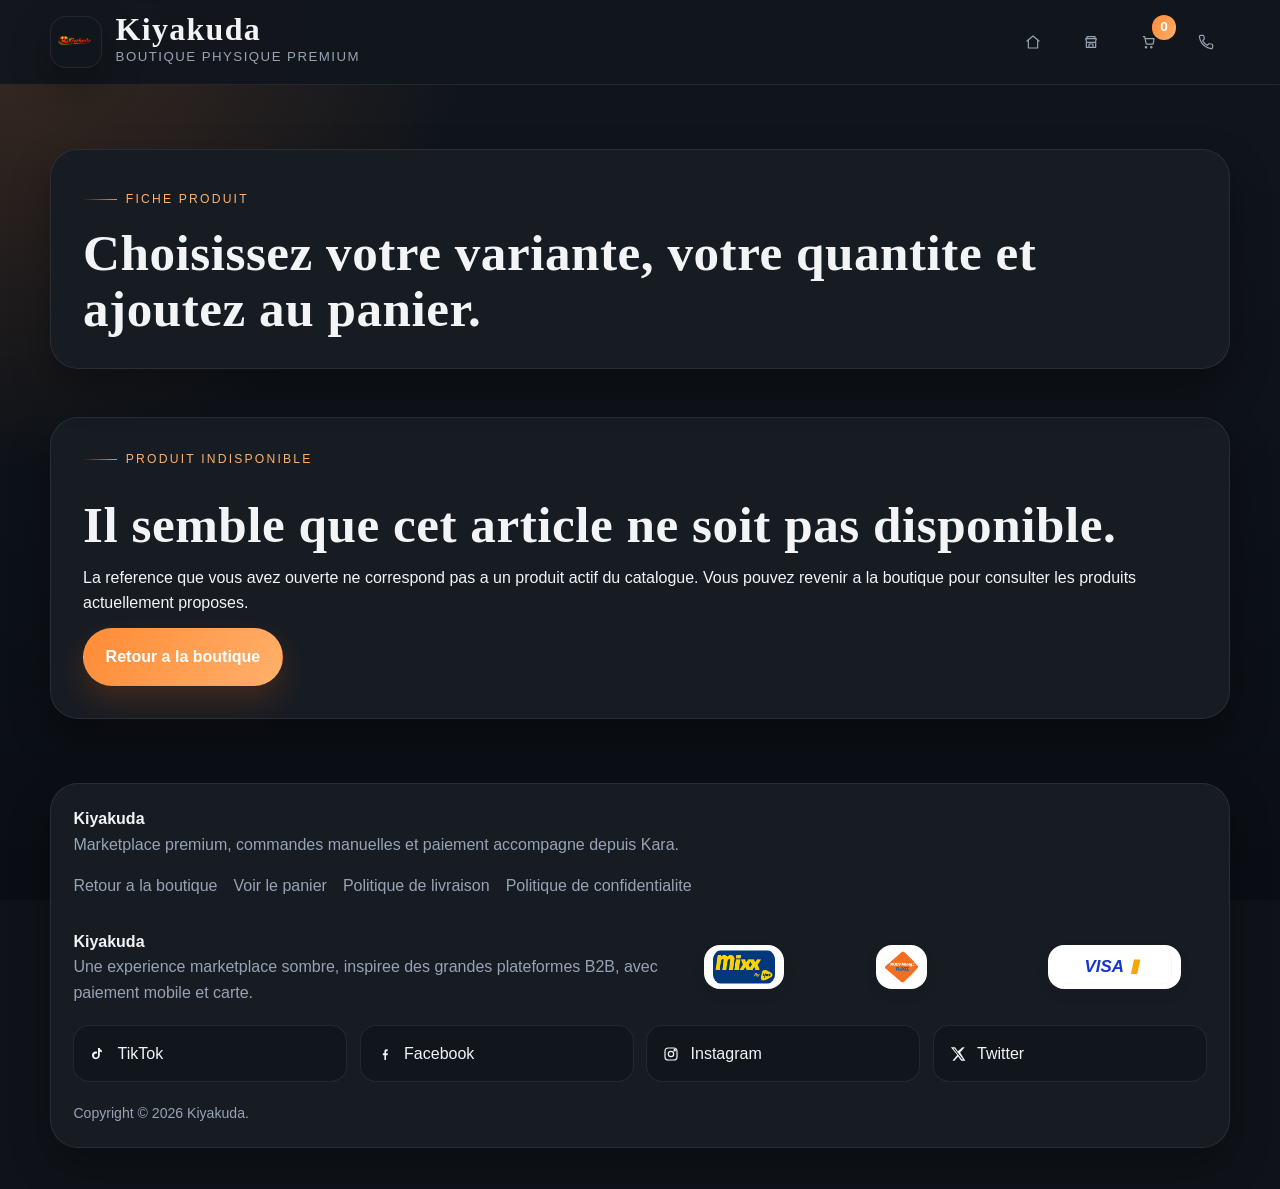
<file: produit.html>
<!DOCTYPE html>
<html lang="fr">
<head>
    <meta charset="UTF-8">
    <meta name="viewport" content="width=device-width, initial-scale=1.0">
    <meta name="description" content="Fiche detaillee d'un produit Kiyakuda avec prix, description, variantes, stock disponible et ajout au panier.">
    <title>Kiyakuda | Produit</title>
    <link rel="icon" href="favi.png" type="image/png">
    <link rel="stylesheet" href="style.css">
    <script src="app.js" defer></script>
</head>
<body data-page="product">
    <header class="site-header">
        <nav class="navbar">
            <a class="brand" href="index.html" aria-label="Kiyakuda accueil">
                <img src="kiyakuda.png" alt="Logo Kiyakuda">
                <span class="brand-copy">
                    <strong>Kiyakuda</strong>
                    <span>Boutique physique premium</span>
                </span>
            </a>
            <button class="menu-toggle" type="button" data-menu-toggle aria-expanded="false" aria-controls="site-nav">Menu</button>
            <div class="nav-links" id="site-nav" data-nav-links>
                <a href="index.html">Accueil</a>
                <a href="boutique.html">Boutique</a>
                <a href="panier.html">Panier <span class="cart-pill" data-cart-count>0</span></a>
                <a href="contact.html">Contact</a>
            </div>
        </nav>
    </header>

    <main>
        <section class="page-hero">
            <div class="site-shell">
                <div class="section-card reveal">
                    <span class="eyebrow">Fiche produit</span>
                    <h2>Choisissez votre variante, votre quantite et ajoutez au panier.</h2>
                </div>
            </div>
        </section>

        <section class="section-block">
            <div class="site-shell" data-product-detail></div>
        </section>
    </main>

    <footer class="footer">
        <div class="footer-shell">
            <div class="footer-top">
                <div>
                    <strong>Kiyakuda</strong>
                    <p class="copy-muted">Une fiche detaillee pour aider le client a comprendre la reference choisie avant de passer a la commande.</p>
                </div>
            </div>
            <div class="footer-links">
                <a href="boutique.html">Retour a la boutique</a>
                <a href="panier.html">Voir le panier</a>
                <a href="politique-livraison.html">Politique de livraison</a>
                <a href="politique-confidentialite.html">Politique de confidentialite</a>
            </div>
        </div>
    </footer>
</body>
</html>
</file>
<file: style.css>
:root {
    --bg: #f4f6f9;
    --panel: #ffffff;
    --panel-strong: #ffffff;
    --line: rgba(17, 24, 39, 0.08);
    --text: #1f2937;
    --muted: #667085;
    --accent: #ff6a00;
    --accent-soft: #ff9d4d;
    --success: #15803d;
    --danger: #d94841;
    --shadow: 0 18px 42px rgba(15, 23, 42, 0.08);
    --radius-lg: 28px;
    --radius-md: 18px;
    --shell: min(1180px, calc(100vw - 32px));
}

body[data-theme="dark"] {
    --bg: #0f1319;
    --panel: #171c23;
    --panel-strong: #1d242d;
    --line: rgba(255, 255, 255, 0.08);
    --text: #f3f4f6;
    --muted: #97a3b5;
    --accent: #ff8b36;
    --accent-soft: #ffb06b;
    --shadow: 0 18px 42px rgba(0, 0, 0, 0.32);
}

*,
*::before,
*::after {
    box-sizing: border-box;
}

html {
    scroll-behavior: smooth;
}

body {
    margin: 0;
    min-height: 100vh;
    background: var(--bg);
    color: var(--text);
    font-family: "Segoe UI", Tahoma, Geneva, Verdana, sans-serif;
    line-height: 1.6;
    overflow-x: hidden;
}

body::before {
    content: "";
    position: fixed;
    inset: 0;
    z-index: -2;
    background:
        radial-gradient(circle at top left, rgba(255, 106, 0, 0.12), transparent 30%),
        linear-gradient(180deg, #f9fbff, #eef2f7);
    pointer-events: none;
}

body[data-theme="dark"]::before {
    background:
        radial-gradient(circle at top left, rgba(255, 139, 54, 0.18), transparent 30%),
        linear-gradient(180deg, #11161d, #0a0e14);
}

a {
    color: inherit;
    text-decoration: none;
}

button,
input,
select,
textarea {
    font: inherit;
}

img {
    max-width: 100%;
    display: block;
}

.bg-video-wrap {
    position: fixed;
    inset: 0;
    z-index: -4;
    overflow: hidden;
}

.bg-video-wrap video {
    width: 100%;
    height: 100%;
    object-fit: cover;
    filter: brightness(0.28) contrast(1.12) saturate(0.9);
    transform: scale(1.04);
    opacity: 0;
    transition: opacity 0.5s ease;
}

.bg-video-wrap.is-active video {
    opacity: 1;
}

.bg-video-wrap.is-disabled video {
    display: none;
}

.bg-video-wrap::before {
    content: "";
    position: absolute;
    inset: 0;
    background:
        linear-gradient(160deg, rgba(8, 8, 8, 0.6), rgba(8, 8, 8, 0.72)),
        radial-gradient(circle at 20% 20%, rgba(255, 157, 77, 0.16), transparent 24%),
        radial-gradient(circle at 80% 10%, rgba(255, 106, 0, 0.12), transparent 18%);
    pointer-events: none;
}

.bg-video-wrap::after {
    content: "";
    position: absolute;
    inset: 0;
    background-image: radial-gradient(circle, rgba(255, 255, 255, 0.18) 1px, transparent 1px);
    background-size: 3px 3px;
    opacity: 0.04;
    animation: grain 1.5s steps(2) infinite;
    pointer-events: none;
}

body:not([data-page="home"]) .bg-video-wrap {
    display: none;
}

body[data-page="home"] .site-header {
    background: rgba(255, 255, 255, 0.82);
}

body[data-theme="dark"] .site-header {
    background: rgba(18, 22, 29, 0.94);
    border-bottom-color: rgba(255, 255, 255, 0.08);
}

body[data-theme="dark"][data-page="home"] .site-header {
    background: rgba(18, 22, 29, 0.82);
}

.site-shell {
    width: var(--shell);
    margin: 0 auto;
}

.site-header {
    position: sticky;
    top: 0;
    z-index: 40;
    backdrop-filter: blur(14px);
    background: rgba(255, 255, 255, 0.94);
    border-bottom: 1px solid rgba(17, 24, 39, 0.06);
}

.navbar {
    width: var(--shell);
    margin: 0 auto;
    display: flex;
    align-items: center;
    justify-content: space-between;
    gap: 1rem;
    padding: 1rem 0;
    position: relative;
}

.brand {
    display: inline-flex;
    align-items: center;
    gap: 0.85rem;
    min-width: 0;
}

.brand img {
    width: 52px;
    height: 52px;
    object-fit: contain;
    border-radius: 16px;
    background: #fff7f1;
    border: 1px solid rgba(255, 106, 0, 0.12);
    box-shadow: var(--shadow);
}

.brand-copy {
    display: flex;
    flex-direction: column;
    gap: 0.18rem;
}

.brand-copy strong {
    font-family: Georgia, "Times New Roman", serif;
    font-size: 2rem;
    line-height: 0.85;
    letter-spacing: 0.04em;
}

.brand-copy span {
    color: var(--muted);
    font-size: 0.83rem;
    letter-spacing: 0.11em;
    text-transform: uppercase;
}

.menu-toggle,
.theme-toggle {
    align-items: center;
    justify-content: center;
    border: 1px solid var(--line);
    background: var(--panel);
    color: var(--text);
    border-radius: 999px;
    width: 3rem;
    height: 3rem;
    padding: 0;
    cursor: pointer;
}

.menu-toggle {
    display: none;
}

.theme-toggle {
    display: inline-flex;
}

.nav-links {
    display: flex;
    align-items: center;
    gap: 0.6rem;
    margin-left: auto;
}

.nav-links a {
    width: 3rem;
    height: 3rem;
    padding: 0;
    border-radius: 16px;
    color: var(--muted);
    transition: background 0.25s ease, color 0.25s ease, transform 0.25s ease, box-shadow 0.25s ease;
    display: inline-flex;
    align-items: center;
    justify-content: center;
    position: relative;
}

.nav-links a:hover,
.nav-links a.is-active {
    color: var(--accent);
    background: #fff4ec;
    box-shadow: inset 0 0 0 1px rgba(255, 106, 0, 0.1);
    transform: translateY(-1px);
}

body[data-theme="dark"] .nav-links a:hover,
body[data-theme="dark"] .nav-links a.is-active {
    background: rgba(255, 255, 255, 0.06);
    box-shadow: inset 0 0 0 1px rgba(255, 255, 255, 0.08);
}

.nav-icon-wrap {
    display: inline-flex;
    align-items: center;
    justify-content: center;
}

.nav-label {
    position: absolute;
    left: 50%;
    top: calc(100% + 10px);
    transform: translate(-50%, -4px);
    padding: 0.42rem 0.65rem;
    border-radius: 999px;
    background: #111827;
    color: #ffffff;
    font-size: 0.75rem;
    white-space: nowrap;
    opacity: 0;
    pointer-events: none;
    transition: opacity 0.22s ease, transform 0.22s ease;
}

body[data-theme="dark"] .nav-label {
    background: #f8fafc;
    color: #0f172a;
}

.nav-links a:hover .nav-label,
.nav-links a:focus-visible .nav-label {
    opacity: 1;
    transform: translate(-50%, 0);
}

.cart-pill {
    display: inline-flex;
    align-items: center;
    justify-content: center;
    min-width: 1.55rem;
    height: 1.55rem;
    margin-left: 0.5rem;
    padding: 0 0.4rem;
    border-radius: 999px;
    background: linear-gradient(120deg, var(--accent), var(--accent-soft));
    color: #ffffff;
    font-size: 0.85rem;
    font-weight: 700;
    position: absolute;
    right: -0.25rem;
    top: -0.2rem;
    margin-left: 0;
}

main {
    position: relative;
    z-index: 1;
}

.page-hero {
    padding: 4rem 0 2rem;
}

.hero-grid {
    display: grid;
    grid-template-columns: minmax(0, 1.35fr) minmax(300px, 0.95fr);
    gap: 1.5rem;
    align-items: stretch;
}

.hero-copy,
.hero-panel,
.section-card,
.mini-card,
.product-card,
.detail-shell,
.cart-layout,
.contact-card,
.legal-shell,
.payment-shell,
.status-panel,
.empty-state {
    background: var(--panel);
    border: 1px solid var(--line);
    box-shadow: var(--shadow);
    border-radius: var(--radius-lg);
}

.icon-svg,
.tag-icon {
    width: 1rem;
    height: 1rem;
    flex: 0 0 1rem;
}

.icon-badge {
    width: 2.8rem;
    height: 2.8rem;
    display: inline-flex;
    align-items: center;
    justify-content: center;
    border-radius: 16px;
    border: 1px solid rgba(255, 106, 0, 0.08);
    background: #fff4ec;
    color: var(--accent);
}

.hero-copy,
.hero-panel {
    padding: clamp(1.4rem, 3vw, 2.25rem);
}

.hero-copy {
    position: relative;
    overflow: hidden;
}

.hero-copy::after {
    content: "";
    position: absolute;
    inset: auto -15% -35% auto;
    width: 280px;
    height: 280px;
    border-radius: 50%;
    background: radial-gradient(circle, rgba(255, 157, 77, 0.18), transparent 70%);
    pointer-events: none;
}

.eyebrow {
    display: inline-flex;
    align-items: center;
    gap: 0.55rem;
    color: var(--accent-soft);
    letter-spacing: 0.18em;
    text-transform: uppercase;
    font-size: 0.76rem;
    margin-bottom: 1rem;
}

.eyebrow::before {
    content: "";
    width: 34px;
    height: 1px;
    background: linear-gradient(90deg, transparent, var(--accent));
}

h1,
h2,
h3,
h4 {
    margin: 0;
    line-height: 1.08;
}

h1,
h2 {
    font-family: Georgia, "Times New Roman", serif;
    letter-spacing: 0.01em;
}

h1 {
    font-size: clamp(3rem, 6vw, 5.7rem);
    max-width: 10ch;
}

h2 {
    font-size: clamp(2rem, 4vw, 3.3rem);
}

h3 {
    font-size: 1.14rem;
}

p {
    margin: 0;
}

.lead {
    margin-top: 1.1rem;
    max-width: 61ch;
    color: var(--muted);
    font-size: 1.05rem;
}

.hero-actions,
.action-row,
.copy-actions,
.detail-actions,
.payment-links {
    display: flex;
    flex-wrap: wrap;
    gap: 0.85rem;
}

.filter-chip {
    min-height: 2.6rem;
    padding: 0.6rem 1rem;
    border-radius: 999px;
}

.filter-chip.is-selected {
    background: linear-gradient(120deg, var(--accent), var(--accent-soft));
    color: #ffffff;
    border-color: transparent;
}

.hero-actions {
    margin-top: 1.8rem;
}

.hero-stats {
    display: grid;
    grid-template-columns: repeat(3, minmax(0, 1fr));
    gap: 0.9rem;
    margin-top: 2rem;
}

.stat-card {
    display: flex;
    align-items: flex-start;
    gap: 0.8rem;
    padding: 1rem;
    border-radius: var(--radius-md);
    background: #fff7f1;
    border: 1px solid rgba(255, 106, 0, 0.08);
}

.stat-card strong {
    display: block;
    font-size: 1.3rem;
    color: var(--accent-soft);
}

.stat-card span {
    display: block;
    margin-top: 0.25rem;
    color: var(--muted);
    font-size: 0.9rem;
}

.hero-panel {
    display: grid;
    gap: 1rem;
    align-content: start;
}

.mini-card {
    padding: 1rem;
    border-radius: var(--radius-md);
    background: #f8fafc;
    border: 1px solid rgba(17, 24, 39, 0.06);
}

.mini-card p {
    margin-top: 0.45rem;
    color: var(--muted);
}

.primary-button,
.secondary-button,
.ghost-button,
.icon-button {
    display: inline-flex;
    align-items: center;
    justify-content: center;
    gap: 0.7rem;
    border-radius: 999px;
    border: 1px solid transparent;
    cursor: pointer;
    transition: transform 0.22s ease, border-color 0.22s ease, background 0.22s ease, color 0.22s ease;
    min-height: 3.25rem;
}

.primary-button,
.secondary-button,
.ghost-button {
    padding: 0.95rem 1.35rem;
    font-weight: 700;
}

.primary-button {
    background: linear-gradient(120deg, var(--accent), var(--accent-soft));
    color: #ffffff;
    box-shadow: 0 14px 30px rgba(255, 106, 0, 0.18);
}

.secondary-button {
    border-color: rgba(17, 24, 39, 0.08);
    background: #ffffff;
    color: var(--text);
}

.ghost-button {
    border-color: rgba(17, 24, 39, 0.08);
    background: #ffffff;
    color: var(--muted);
}

.icon-button {
    width: 3rem;
    min-width: 3rem;
    padding: 0;
    background: #ffffff;
    border-color: rgba(17, 24, 39, 0.08);
    color: var(--text);
}

.primary-button:hover,
.secondary-button:hover,
.ghost-button:hover,
.icon-button:hover {
    transform: translateY(-2px);
}

.primary-button.is-glow {
    animation: pulse 2.5s ease-in-out infinite;
}

.section-card,
.detail-shell,
.cart-layout,
.contact-card,
.legal-shell,
.payment-shell,
.status-panel,
.empty-state {
    padding: clamp(1.35rem, 3vw, 2rem);
}

.section-block {
    padding: 1rem 0 2rem;
}

.section-heading {
    display: flex;
    align-items: flex-end;
    justify-content: space-between;
    gap: 1rem;
    margin-bottom: 1.35rem;
}

.section-heading p,
.section-intro,
.copy-muted,
.small-note,
.legal-copy p,
.contact-copy p {
    color: var(--muted);
}

.catalog-toolbar {
    display: grid;
    grid-template-columns: minmax(0, 1fr) auto;
    gap: 1rem;
    align-items: center;
    margin-bottom: 1.4rem;
}

.search-field {
    position: relative;
}

.search-field svg {
    position: absolute;
    left: 1rem;
    top: 50%;
    transform: translateY(-50%);
    width: 1rem;
    height: 1rem;
    color: var(--muted);
}

.search-field [data-icon] {
    position: absolute;
    left: 1rem;
    top: 50%;
    transform: translateY(-50%);
    display: inline-flex;
    color: var(--muted);
}

.search-field input,
.field input,
.field select,
.field textarea,
.readonly-field {
    width: 100%;
    border-radius: 16px;
    border: 1px solid var(--line);
    background: var(--panel);
    color: var(--text);
    padding: 1rem;
    outline: none;
    transition: border-color 0.22s ease, background 0.22s ease, box-shadow 0.22s ease;
}

.search-field input {
    padding-left: 3rem;
}

.field input:focus,
.field select:focus,
.field textarea:focus,
.search-field input:focus {
    border-color: rgba(255, 106, 0, 0.45);
    background: var(--panel);
    box-shadow: 0 0 0 3px rgba(255, 106, 0, 0.08);
}

.field {
    display: flex;
    flex-direction: column;
    gap: 0.45rem;
}

.field label {
    font-size: 0.92rem;
    color: var(--muted);
}

.field textarea {
    min-height: 140px;
    resize: vertical;
}

.sort-note {
    justify-self: end;
    font-size: 0.93rem;
    color: var(--muted);
}

.product-grid,
.featured-grid,
.info-grid,
.contact-grid,
.legal-grid,
.payment-grid,
.policy-grid {
    display: grid;
    gap: 1rem;
}

.product-grid,
.featured-grid {
    grid-template-columns: repeat(4, minmax(0, 1fr));
}

.info-grid {
    grid-template-columns: repeat(3, minmax(0, 1fr));
}

.contact-grid {
    grid-template-columns: repeat(4, minmax(0, 1fr));
}

.payment-grid {
    grid-template-columns: repeat(3, minmax(0, 1fr));
}

.legal-grid,
.policy-grid {
    grid-template-columns: repeat(2, minmax(0, 1fr));
}

.product-card {
    position: relative;
    overflow: hidden;
    display: flex;
    flex-direction: column;
}

.product-link {
    display: flex;
    flex-direction: column;
    gap: 0.9rem;
    height: 100%;
    padding: 1rem;
}

.product-art {
    width: 100%;
    aspect-ratio: 1 / 1;
    border-radius: 20px;
    border: 1px solid rgba(17, 24, 39, 0.06);
    object-fit: cover;
    background: #f8fafc;
}

.product-meta {
    display: grid;
    gap: 0.45rem;
}

.product-tags {
    display: flex;
    flex-wrap: wrap;
    gap: 0.55rem;
}

.product-tag {
    display: inline-flex;
    align-items: center;
    gap: 0.45rem;
    padding: 0.48rem 0.72rem;
    border-radius: 999px;
    background: #f8fafc;
    border: 1px solid rgba(17, 24, 39, 0.06);
    color: var(--muted);
    font-size: 0.82rem;
}

.product-id {
    color: var(--accent-soft);
    font-size: 0.82rem;
    letter-spacing: 0.12em;
    text-transform: uppercase;
}

.product-name {
    font-size: 1.05rem;
}

.product-price {
    font-size: 1.1rem;
    font-weight: 700;
}

.product-card p {
    color: var(--muted);
    font-size: 0.93rem;
}

.product-bag {
    position: absolute;
    top: 0.95rem;
    right: 0.95rem;
    z-index: 2;
}

.bag-icon,
.icon-svg {
    width: 1rem;
    height: 1rem;
}

.empty-state {
    display: grid;
    gap: 0.75rem;
    justify-items: start;
}

.empty-state.is-hidden,
.status-panel.is-hidden,
.no-order.is-hidden {
    display: none;
}

.detail-shell {
    display: grid;
    grid-template-columns: minmax(0, 0.95fr) minmax(0, 1.05fr);
    gap: 1.2rem;
}

.detail-media,
.detail-copy {
    display: grid;
    gap: 1rem;
}

.detail-media .product-art {
    min-height: 100%;
}

.badge-line,
.detail-list,
.contact-list,
.timeline-list,
.policy-list,
.legal-list {
    display: grid;
    gap: 0.7rem;
}

.badge {
    display: inline-flex;
    align-items: center;
    gap: 0.45rem;
    padding: 0.55rem 0.85rem;
    border-radius: 999px;
    background: #fff4ec;
    color: var(--accent);
    width: fit-content;
}

.price-tag {
    font-size: clamp(1.7rem, 3vw, 2.4rem);
    color: var(--accent-soft);
    font-weight: 700;
}

.stock-pill {
    display: inline-flex;
    align-items: center;
    gap: 0.5rem;
    padding: 0.65rem 0.9rem;
    width: fit-content;
    border-radius: 999px;
    background: rgba(21, 128, 61, 0.08);
    color: var(--success);
    border: 1px solid rgba(21, 128, 61, 0.12);
}

.stock-pill.is-low {
    background: rgba(217, 72, 65, 0.08);
    color: var(--danger);
    border-color: rgba(217, 72, 65, 0.12);
}

.detail-list,
.contact-list,
.timeline-list,
.policy-list,
.legal-list {
    padding: 0;
    list-style: none;
}

.detail-list li,
.contact-list li,
.timeline-list li,
.policy-list li,
.legal-list li {
    padding: 0.85rem 0.95rem;
    background: #f8fafc;
    border-radius: var(--radius-md);
    border: 1px solid rgba(17, 24, 39, 0.06);
}

.variant-box,
.quantity-box,
.summary-box,
.payment-box,
.notice-box {
    padding: 1rem;
    border-radius: var(--radius-md);
    border: 1px solid rgba(17, 24, 39, 0.06);
    background: #f8fafc;
}

.qty-stepper {
    display: inline-grid;
    grid-template-columns: 3rem minmax(72px, 92px) 3rem;
    gap: 0.55rem;
    align-items: center;
}

.qty-stepper input {
    text-align: center;
    padding-inline: 0.5rem;
}

.detail-actions {
    margin-top: 0.4rem;
}

.cart-layout {
    display: grid;
    grid-template-columns: minmax(0, 1.1fr) minmax(320px, 0.9fr);
    gap: 1.2rem;
}

.cart-list {
    display: grid;
    gap: 0.95rem;
}

.cart-item {
    display: grid;
    grid-template-columns: 96px minmax(0, 1fr) auto;
    gap: 1rem;
    align-items: center;
    padding: 1rem;
    border-radius: var(--radius-md);
    background: #ffffff;
    border: 1px solid rgba(17, 24, 39, 0.06);
}

.cart-item .product-art {
    border-radius: 14px;
}

.cart-item-meta {
    display: grid;
    gap: 0.45rem;
}

.cart-item-actions {
    display: grid;
    gap: 0.6rem;
    justify-items: end;
}

.summary-panel {
    display: grid;
    gap: 1rem;
    align-content: start;
}

.summary-row {
    display: flex;
    align-items: center;
    justify-content: space-between;
    gap: 1rem;
    color: var(--muted);
}

.summary-row strong {
    color: var(--text);
}

.summary-row.is-total {
    padding-top: 0.9rem;
    border-top: 1px solid rgba(255, 255, 255, 0.08);
    font-size: 1.08rem;
}

.form-grid {
    display: grid;
    grid-template-columns: repeat(2, minmax(0, 1fr));
    gap: 0.9rem;
}

.field.full {
    grid-column: 1 / -1;
}

.checkbox-group {
    display: grid;
    gap: 0.7rem;
}

.checkbox-row {
    display: flex;
    align-items: flex-start;
    gap: 0.75rem;
    padding: 0.9rem 1rem;
    border-radius: var(--radius-md);
    background: #ffffff;
    border: 1px solid rgba(17, 24, 39, 0.06);
}

.checkbox-row input {
    margin-top: 0.22rem;
}

.checkbox-row a {
    color: var(--accent-soft);
}

.status-panel {
    display: grid;
    gap: 0.6rem;
}

.status-panel.is-success {
    border-color: rgba(21, 128, 61, 0.18);
    background: linear-gradient(180deg, #f3fff7, #ecfff3);
}

.status-panel.is-error {
    border-color: rgba(217, 72, 65, 0.18);
    background: linear-gradient(180deg, #fff5f4, #fff1f0);
}

.contact-card,
.payment-card {
    display: grid;
    gap: 0.8rem;
}

.card-head {
    display: flex;
    align-items: center;
    gap: 0.85rem;
}

.contact-tag,
.payment-tag {
    display: inline-flex;
    align-items: center;
    justify-content: center;
    width: fit-content;
    padding: 0.45rem 0.7rem;
    border-radius: 999px;
    background: #fff4ec;
    color: var(--accent);
    font-size: 0.8rem;
    letter-spacing: 0.08em;
    text-transform: uppercase;
}

.contact-copy,
.legal-copy {
    display: grid;
    gap: 0.9rem;
}

.legal-shell,
.payment-shell {
    display: grid;
    gap: 1rem;
}

.receipt-head {
    display: flex;
    align-items: center;
    gap: 1rem;
}

.receipt-paper {
    display: grid;
    gap: 1rem;
    padding: clamp(1.1rem, 2vw, 1.5rem);
    border-radius: 24px;
    border: 1px dashed rgba(255, 106, 0, 0.24);
    background:
        linear-gradient(180deg, var(--panel-strong), var(--panel));
}

.legal-copy h3,
.payment-shell h3 {
    font-family: Georgia, "Times New Roman", serif;
    font-size: 1.8rem;
}

.payment-figure {
    display: grid;
    gap: 0.35rem;
}

.payment-figure strong {
    font-size: clamp(2rem, 4vw, 3.1rem);
    color: var(--accent-soft);
    line-height: 1;
}

.payment-help {
    color: var(--muted);
    font-size: 0.92rem;
}

.no-order {
    display: grid;
    gap: 0.8rem;
    padding: 1rem;
    border-radius: var(--radius-md);
    border: 1px dashed rgba(17, 24, 39, 0.15);
    background: var(--panel);
}

.is-hidden {
    display: none !important;
}

.global-toast {
    position: fixed;
    right: 1rem;
    bottom: 1rem;
    z-index: 80;
    max-width: min(360px, calc(100vw - 2rem));
    padding: 0.95rem 1rem;
    border-radius: 16px;
    border: 1px solid rgba(255, 255, 255, 0.08);
    background: rgba(8, 8, 8, 0.92);
    box-shadow: var(--shadow);
    color: var(--text);
    opacity: 0;
    transform: translateY(12px);
    pointer-events: none;
    transition: opacity 0.25s ease, transform 0.25s ease;
}

.global-toast.is-visible {
    opacity: 1;
    transform: translateY(0);
}

.footer {
    padding: 2rem 0 2.6rem;
}

.footer-shell {
    width: var(--shell);
    margin: 0 auto;
    display: grid;
    gap: 1rem;
    padding: 1.4rem;
    border-radius: var(--radius-lg);
    border: 1px solid var(--line);
    background: #ffffff;
    box-shadow: var(--shadow);
}

.footer-top {
    display: flex;
    align-items: flex-start;
    justify-content: space-between;
    gap: 1rem;
}

.footer-links,
.footer-meta {
    display: flex;
    flex-wrap: wrap;
    gap: 0.8rem 1rem;
    color: var(--muted);
}

.footer-meta {
    display: none;
}

.footer-links a:hover {
    color: var(--text);
}

.footer-market {
    display: grid;
    gap: 1rem;
    padding-top: 0.8rem;
    border-top: 1px solid rgba(17, 24, 39, 0.08);
}

.footer-logos,
.footer-socials {
    display: flex;
    flex-wrap: wrap;
    gap: 0.7rem;
}

.brand-logo {
    display: inline-flex;
    align-items: center;
    justify-content: center;
    min-width: 110px;
    min-height: 2.75rem;
    padding: 0.55rem 1rem;
    border-radius: 999px;
    font-weight: 800;
    letter-spacing: 0.01em;
    border: 1px solid transparent;
}

.brand-logo-image {
    height: 2.8rem;
    width: auto;
    display: block;
    border-radius: 999px;
    box-shadow: 0 6px 14px rgba(15, 23, 42, 0.06);
}

.brand-logo-image--choice {
    height: 3rem;
}

.brand-logo--mixx {
    background: #111827;
    color: #ffffff;
}

.brand-logo--moov {
    background: #1d4ed8;
    color: #ffffff;
}

.brand-logo--visa {
    background: #f3f7ff;
    color: #1434cb;
    border-color: rgba(20, 52, 203, 0.14);
}

.social-logo {
    width: 2.8rem;
    height: 2.8rem;
    display: inline-flex;
    align-items: center;
    justify-content: center;
    border-radius: 14px;
    border: 1px solid rgba(17, 24, 39, 0.08);
    background: #f8fafc;
    color: var(--text);
}

.social-logo:hover {
    color: var(--accent);
    background: #fff4ec;
}

.social-logo img {
    width: 1.25rem;
    height: 1.25rem;
}

.legal-note {
    color: var(--muted);
    font-size: 0.88rem;
}

.payment-grid--choice {
    grid-template-columns: repeat(3, minmax(0, 1fr));
}

.payment-card--choice {
    background: #ffffff;
    border: 1px solid rgba(17, 24, 39, 0.08);
    border-radius: 22px;
    padding: 1rem;
}

.payment-card--choice .small-note {
    margin-top: 0.85rem;
}

.secondary-button.is-disabled,
.primary-button.is-disabled {
    opacity: 0.6;
    pointer-events: auto;
}

.hero-copy--home {
    min-height: clamp(30rem, 74vh, 44rem);
    display: flex;
    flex-direction: column;
    justify-content: center;
    gap: 0.35rem;
    background:
        linear-gradient(120deg, rgba(8, 8, 8, 0.46), rgba(8, 8, 8, 0.68)),
        radial-gradient(circle at top left, rgba(255, 106, 0, 0.22), transparent 30%);
    color: #ffffff;
}

.hero-copy--home .lead,
.hero-copy--home .eyebrow,
.hero-copy--home h1 {
    color: #ffffff;
}

.hero-copy--home .eyebrow::before {
    background: linear-gradient(90deg, transparent, rgba(255, 255, 255, 0.88));
}

.hero-copy--home h1 {
    max-width: 9.5ch;
    margin: 0;
    font-size: clamp(3rem, 8vw, 5.6rem);
    line-height: 0.95;
    letter-spacing: -0.05em;
    text-transform: uppercase;
    text-wrap: balance;
    text-shadow: 0 18px 40px rgba(0, 0, 0, 0.26);
}

.hero-copy--home .lead {
    max-width: 34ch;
    font-size: 1.02rem;
}

.cinema-line {
    opacity: 0;
    transform: translateY(22px);
    filter: blur(8px);
    animation: cinema-in 0.9s ease forwards;
}

.cinema-line--delay-1 {
    animation-delay: 0.28s;
}

.cinema-line--delay-2 {
    animation-delay: 0.52s;
}

.cinema-line--delay-3 {
    animation-delay: 0.78s;
}

@keyframes cinema-in {
    to {
        opacity: 1;
        transform: translateY(0);
        filter: blur(0);
    }
}


.reveal {
    opacity: 0;
    transform: translateY(18px);
    transition: opacity 0.7s ease, transform 0.7s ease;
}

.reveal.is-visible {
    opacity: 1;
    transform: translateY(0);
}

.delay-1 { transition-delay: 0.08s; }
.delay-2 { transition-delay: 0.16s; }
.delay-3 { transition-delay: 0.24s; }
.delay-4 { transition-delay: 0.32s; }
.delay-5 { transition-delay: 0.4s; }

@keyframes grain {
    0% { transform: translate(0, 0); }
    100% { transform: translate(-2px, 2px); }
}

@keyframes pulse {
    0%, 100% { box-shadow: 0 14px 30px rgba(213, 125, 67, 0.25); }
    50% { box-shadow: 0 18px 40px rgba(242, 194, 143, 0.36); }
}

@media (max-width: 1080px) {
    .product-grid,
    .featured-grid {
        grid-template-columns: repeat(3, minmax(0, 1fr));
    }

    .contact-grid,
    .payment-grid {
        grid-template-columns: repeat(2, minmax(0, 1fr));
    }
}

@media (max-width: 920px) {
    .hero-grid,
    .detail-shell,
    .cart-layout,
    .legal-grid,
    .policy-grid {
        grid-template-columns: 1fr;
    }

    .hero-stats,
    .info-grid {
        grid-template-columns: 1fr;
    }

    .footer-top {
        flex-direction: column;
    }
}

@media (max-width: 760px) {
    .navbar {
        padding: 0.9rem 0;
    }

    .brand img {
        width: 46px;
        height: 46px;
    }

    .brand-copy span {
        display: none;
    }

    .menu-toggle,
    .theme-toggle {
        display: inline-flex;
    }

    .nav-links {
        position: absolute;
        right: 0;
        top: calc(100% + 10px);
        min-width: min(280px, calc(100vw - 32px));
        padding: 0.8rem;
        border-radius: 20px;
        border: 1px solid var(--line);
        background: var(--panel);
        box-shadow: var(--shadow);
        display: none;
        flex-direction: column;
        align-items: stretch;
    }

    .nav-links.is-open {
        display: flex;
    }

    .nav-links a {
        width: 100%;
        height: auto;
        justify-content: flex-start;
        gap: 0.8rem;
        padding: 0.9rem 1rem;
        border-radius: 14px;
    }

    .nav-label {
        position: static;
        opacity: 1;
        transform: none;
        background: none;
        color: inherit;
        padding: 0;
    }

    .cart-pill {
        position: static;
        margin-left: auto;
    }

    .page-hero {
        padding-top: 2.7rem;
    }

    h1 {
        max-width: 12ch;
    }

    .hero-copy--home {
        min-height: 72vh;
        padding: 1.6rem;
    }

    .hero-copy--home h1 {
        max-width: 11ch;
    }

    .catalog-toolbar,
    .form-grid,
    .info-grid,
    .contact-grid,
    .payment-grid,
    .payment-grid--choice,
    .legal-grid,
    .policy-grid {
        grid-template-columns: 1fr;
    }

    .product-grid,
    .featured-grid {
        grid-template-columns: repeat(2, minmax(0, 1fr));
    }

    .sort-note {
        justify-self: start;
    }

    .cart-item {
        grid-template-columns: 1fr;
        justify-items: start;
    }

    .footer-top {
        flex-direction: column;
    }

    .footer-logos,
    .footer-socials {
        justify-content: flex-start;
    }

    .receipt-head {
        align-items: flex-start;
        flex-direction: column;
    }

    .cart-item-actions {
        justify-items: start;
        width: 100%;
    }

    .bg-video-wrap::after {
        display: none;
    }

    .footer-market {
        gap: 0.8rem;
    }
}

@media (max-width: 560px) {
    :root {
        --shell: min(100vw - 18px, 100vw - 18px);
    }

    .brand-copy strong {
        font-size: 1.65rem;
    }

    .hero-actions,
    .action-row,
    .detail-actions,
    .copy-actions,
    .payment-links {
        flex-direction: column;
        align-items: stretch;
    }

    .primary-button,
    .secondary-button,
    .ghost-button {
        width: 100%;
    }
}

@media (prefers-reduced-motion: reduce) {
    .bg-video-wrap::after,
    .primary-button.is-glow {
        animation: none;
    }

    .reveal {
        opacity: 1;
        transform: none;
        transition: none;
    }

    .cinema-line {
        opacity: 1;
        transform: none;
        filter: none;
        animation: none;
    }
}

:root {
    --bg: #101418;
    --panel: #171d23;
    --panel-strong: #1d242d;
    --line: rgba(255, 255, 255, 0.08);
    --text: #f4f7fb;
    --muted: #95a2b3;
    --accent: #ff8a27;
    --accent-soft: #ffb15f;
    --shadow: 0 20px 40px rgba(0, 0, 0, 0.35);
}

body {
    background: var(--bg);
    color: var(--text);
}

body::before {
    background:
        radial-gradient(circle at top left, rgba(255, 138, 39, 0.15), transparent 24%),
        radial-gradient(circle at top right, rgba(255, 177, 95, 0.08), transparent 18%),
        linear-gradient(180deg, #0f1419, #0b0f13);
}

.theme-toggle {
    display: none !important;
}

.site-header,
body[data-page="home"] .site-header {
    background: rgba(15, 20, 25, 0.92);
    border-bottom: 1px solid var(--line);
}

.brand img,
.search-field input,
.field input,
.field select,
.field textarea,
.readonly-field,
.mini-card,
.no-order,
.payment-card--choice,
.receipt-paper,
.section-card,
.detail-shell,
.cart-layout,
.contact-card,
.legal-shell,
.payment-shell,
.status-panel,
.empty-state,
.footer-shell {
    background: var(--panel);
    border-color: var(--line);
}

.brand img,
.product-art {
    background: #11161c;
}

.nav-links a:hover,
.nav-links a.is-active {
    color: var(--accent);
    background: rgba(255, 255, 255, 0.06);
    box-shadow: inset 0 0 0 1px rgba(255, 255, 255, 0.08);
}

.nav-label {
    background: #f3f7fb;
    color: #0f1720;
}

.hero-copy--home {
    border: 1px solid rgba(255, 255, 255, 0.08);
    box-shadow: var(--shadow);
    background:
        linear-gradient(135deg, rgba(8, 10, 12, 0.82), rgba(21, 28, 35, 0.92)),
        radial-gradient(circle at top left, rgba(255, 138, 39, 0.22), transparent 32%);
}

.home-market {
    display: grid;
    grid-template-columns: 260px minmax(0, 1fr) 300px;
    gap: 1rem;
    align-items: stretch;
}

.home-categories,
.home-market-side {
    display: grid;
    gap: 1rem;
    align-content: start;
}

.category-list {
    list-style: none;
    margin: 0;
    padding: 0;
    display: grid;
    gap: 0.75rem;
}

.category-list li {
    padding: 0.9rem 1rem;
    border-radius: 16px;
    background: #11161c;
    border: 1px solid var(--line);
    color: var(--text);
}

.market-search {
    margin-top: 1.4rem;
}

.market-search-grid {
    display: grid;
    grid-template-columns: minmax(0, 1fr) auto;
    gap: 0.9rem;
}

.market-note {
    display: grid;
    gap: 0.55rem;
    padding: 1.15rem;
    border-radius: 20px;
    border: 1px solid var(--line);
    background: linear-gradient(180deg, #11161c, #171d23);
}

.market-note strong {
    font-size: 1.15rem;
    color: var(--text);
}

.catalog-marketbar {
    display: grid;
    grid-template-columns: minmax(0, 1.6fr) minmax(240px, 0.8fr);
    gap: 1rem;
    margin-bottom: 1rem;
}

.category-field input {
    text-transform: none;
}

.sort-note {
    display: block;
    margin-bottom: 1rem;
    color: var(--muted);
}

.product-grid,
.featured-grid {
    grid-template-columns: repeat(4, minmax(0, 1fr));
}

.product-card {
    display: grid;
    background: linear-gradient(180deg, #171d23, #131920);
    border: 1px solid var(--line);
}

.product-link {
    display: grid;
    grid-template-rows: auto 1fr;
    gap: 0.9rem;
    height: 100%;
    padding: 1rem;
}

.product-tags {
    display: grid;
    grid-template-columns: repeat(2, minmax(0, 1fr));
    gap: 0.55rem;
}

.product-tag {
    display: inline-grid;
    grid-auto-flow: column;
    justify-content: start;
    align-items: center;
    gap: 0.45rem;
    background: #11161c;
    border-color: var(--line);
    color: var(--muted);
}

.product-art {
    border-color: var(--line);
}

.catalog-toolbar {
    display: grid;
}

.receipt-head {
    align-items: center;
}

.receipt-paper {
    border: 1px dashed rgba(255, 138, 39, 0.28);
    background: linear-gradient(180deg, #161c22, #12171d);
}

.payment-grid--choice .payment-card--choice {
    background: linear-gradient(180deg, #171d23, #12181f);
}

.brand-logo-image {
    background: #ffffff;
    border-radius: 16px;
    padding: 0.35rem 0.55rem;
}

.footer-market--premium {
    gap: 1.25rem;
}

.footer-columns {
    display: grid;
    grid-template-columns: minmax(0, 1.1fr) minmax(320px, 0.9fr);
    gap: 1rem;
    align-items: center;
}

.footer-logos--premium {
    display: grid;
    grid-template-columns: repeat(3, minmax(0, 1fr));
    gap: 0.8rem;
}

.footer-socials--premium {
    display: grid;
    grid-template-columns: repeat(4, minmax(0, 1fr));
    gap: 0.8rem;
}

.social-link {
    display: grid;
    grid-auto-flow: column;
    justify-content: start;
    align-items: center;
    gap: 0.7rem;
    min-height: 3.25rem;
    padding: 0.9rem 1rem;
    border-radius: 16px;
    border: 1px solid var(--line);
    background: #11161c;
    color: var(--text);
}

.social-icon {
    width: 1rem;
    height: 1rem;
}

.legal-note {
    color: var(--muted);
}

@media (max-width: 1080px) {
    .home-market {
        grid-template-columns: 1fr;
    }

    .footer-columns,
    .footer-socials--premium {
        grid-template-columns: 1fr;
    }
}

@media (max-width: 760px) {
    .catalog-marketbar,
    .market-search-grid,
    .product-grid,
    .featured-grid {
        grid-template-columns: repeat(2, minmax(0, 1fr));
    }

    .catalog-marketbar .search-field:first-child,
    .market-search-grid .search-field {
        grid-column: 1 / -1;
    }

    .product-tags {
        grid-template-columns: 1fr;
    }
}

@media (max-width: 560px) {
    .catalog-marketbar,
    .market-search-grid,
    .footer-logos--premium,
    .footer-socials--premium {
        grid-template-columns: 1fr;
    }
}

body[data-page="home"] {
    overflow: hidden;
}

body[data-page="home"]::before {
    display: none;
}

body[data-page="home"] .bg-video-wrap::before {
    background:
        linear-gradient(180deg, rgba(4, 4, 6, 0.18), rgba(4, 4, 6, 0.78)),
        radial-gradient(circle at 50% 42%, rgba(255, 149, 58, 0.18), transparent 28%);
}

.film-intro-screen {
    min-height: 100vh;
    display: grid;
    place-items: center;
    padding: clamp(1.25rem, 4vw, 3rem);
}

.film-intro {
    width: min(920px, 100%);
}

.film-copy {
    display: grid;
    justify-items: center;
    text-align: center;
    gap: 1rem;
}

.film-caption,
.film-subtitle,
.film-title,
.film-enter {
    opacity: 0;
    filter: blur(14px);
}

.film-caption {
    margin: 0;
    font-size: clamp(1.2rem, 2.6vw, 1.7rem);
    font-weight: 600;
    letter-spacing: 0.02em;
    color: rgba(255, 255, 255, 0.9);
}

.film-subtitle {
    max-width: 42rem;
    margin: 0;
    font-size: clamp(1rem, 2vw, 1.2rem);
    color: rgba(255, 255, 255, 0.78);
}

.film-line--one {
    animation: introReveal 1.2s ease forwards;
    animation-delay: 0.35s;
}

.film-line--two {
    animation: introReveal 1.35s cubic-bezier(0.18, 0.84, 0.22, 1) forwards;
    animation-delay: 1.35s;
}

.film-line--three {
    animation: introReveal 1.2s ease forwards;
    animation-delay: 2.4s;
}

.film-line--four {
    animation: introReveal 1.1s ease forwards;
    animation-delay: 3.15s;
}

.film-title {
    margin: 0;
    max-width: 18ch;
    font-size: clamp(2rem, 4.8vw, 4.4rem);
    line-height: 1.02;
    letter-spacing: -0.04em;
    text-wrap: balance;
    color: #ffffff;
    text-shadow: 0 24px 80px rgba(0, 0, 0, 0.58);
}

.film-enter {
    margin-top: 1.4rem;
    padding: 0.95rem 1.6rem;
    border-radius: 999px;
    border: 1px solid rgba(255, 255, 255, 0.18);
    background: rgba(8, 10, 12, 0.56);
    color: #ffffff;
    letter-spacing: 0.12em;
    text-transform: uppercase;
    backdrop-filter: blur(16px);
    box-shadow: 0 18px 40px rgba(0, 0, 0, 0.3);
    transition: transform 0.25s ease, background 0.25s ease, border-color 0.25s ease;
}

.film-enter:hover {
    transform: translateY(-2px);
    background: rgba(255, 149, 58, 0.22);
    border-color: rgba(255, 149, 58, 0.42);
}

@keyframes introReveal {
    0% {
        opacity: 0;
        transform: translateY(28px) scale(0.98);
        filter: blur(14px);
    }

    100% {
        opacity: 1;
        transform: translateY(0) scale(1);
        filter: blur(0);
    }
}

@media (prefers-reduced-motion: reduce) {
    .film-caption,
    .film-subtitle,
    .film-title,
    .film-enter {
        animation: none;
        opacity: 1;
        filter: none;
        transform: none;
    }
}

@media (max-width: 760px) {
    .film-caption {
        font-size: 1rem;
    }

    .film-title {
        max-width: 12ch;
        font-size: clamp(1.8rem, 7.4vw, 3rem);
    }

    .film-subtitle {
        font-size: 0.98rem;
        max-width: 26ch;
    }

    .film-enter {
        width: min(100%, 18rem);
    }
}
</file>
